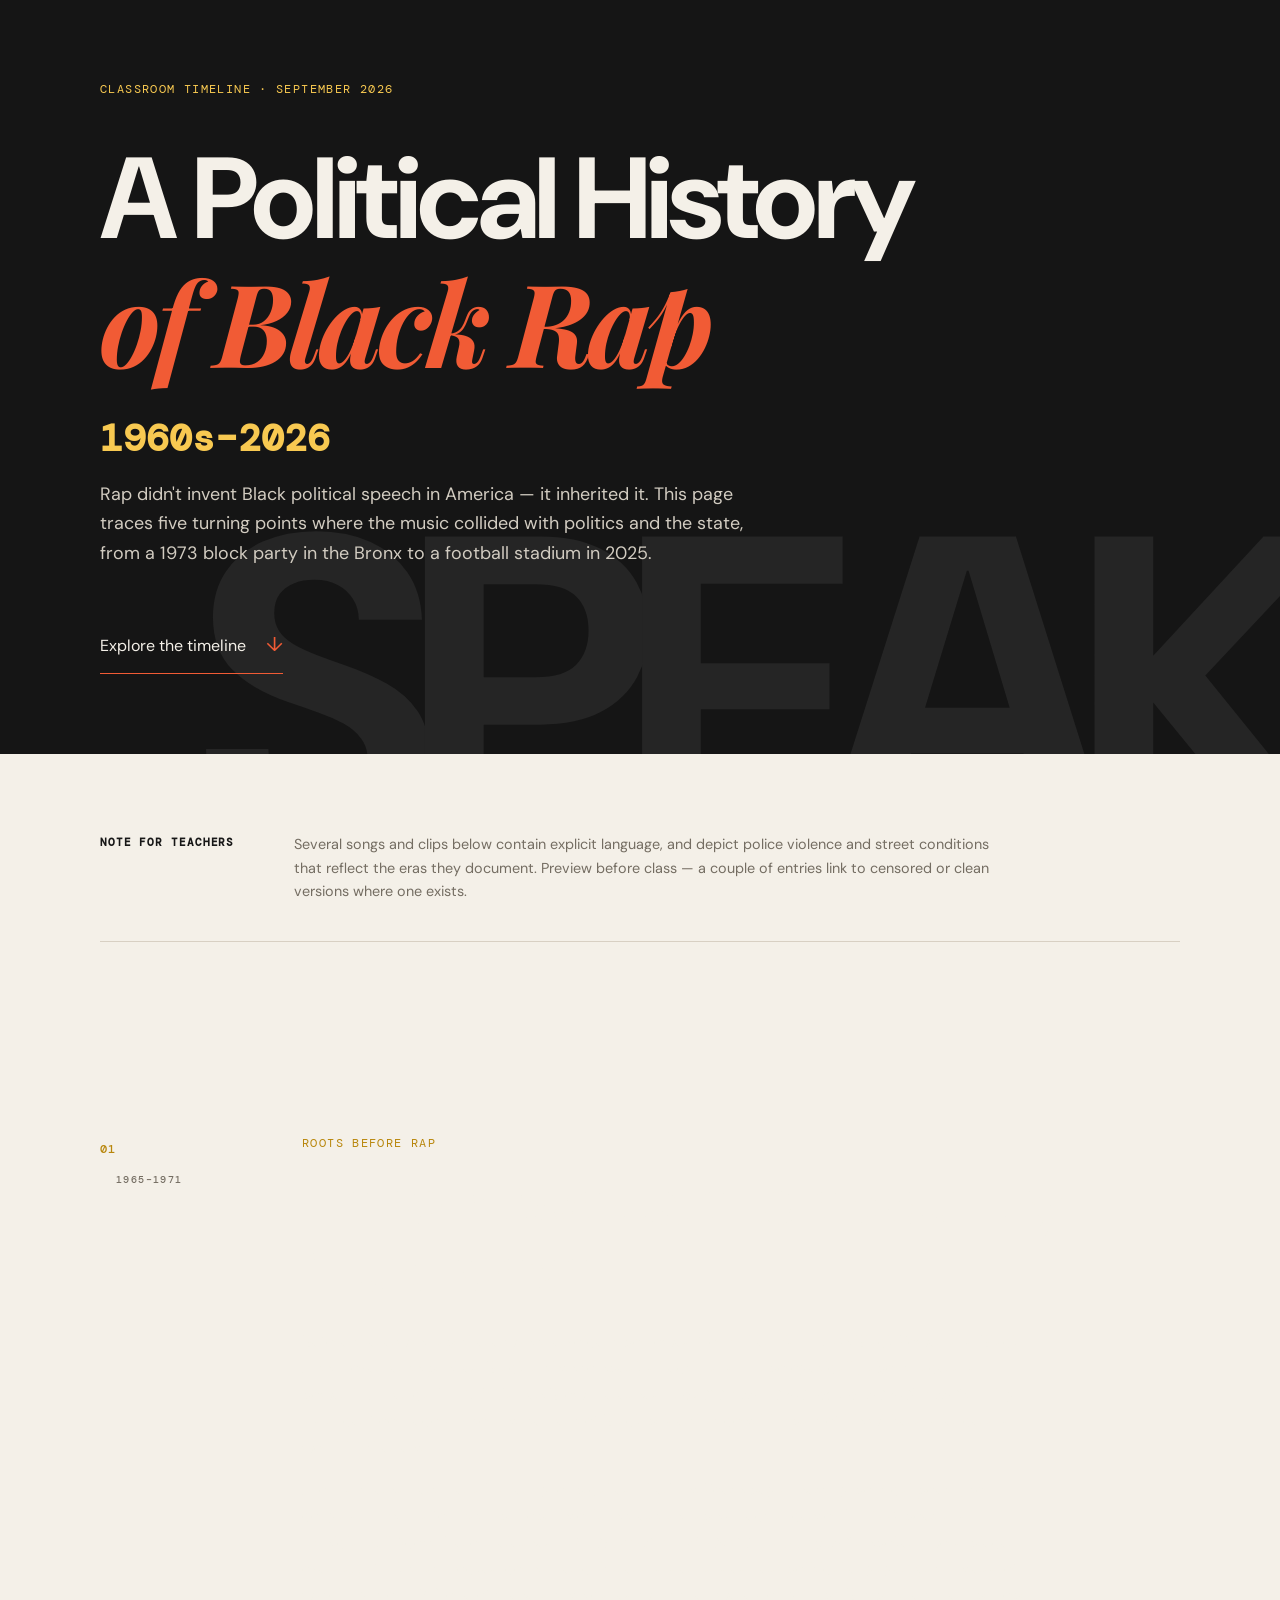
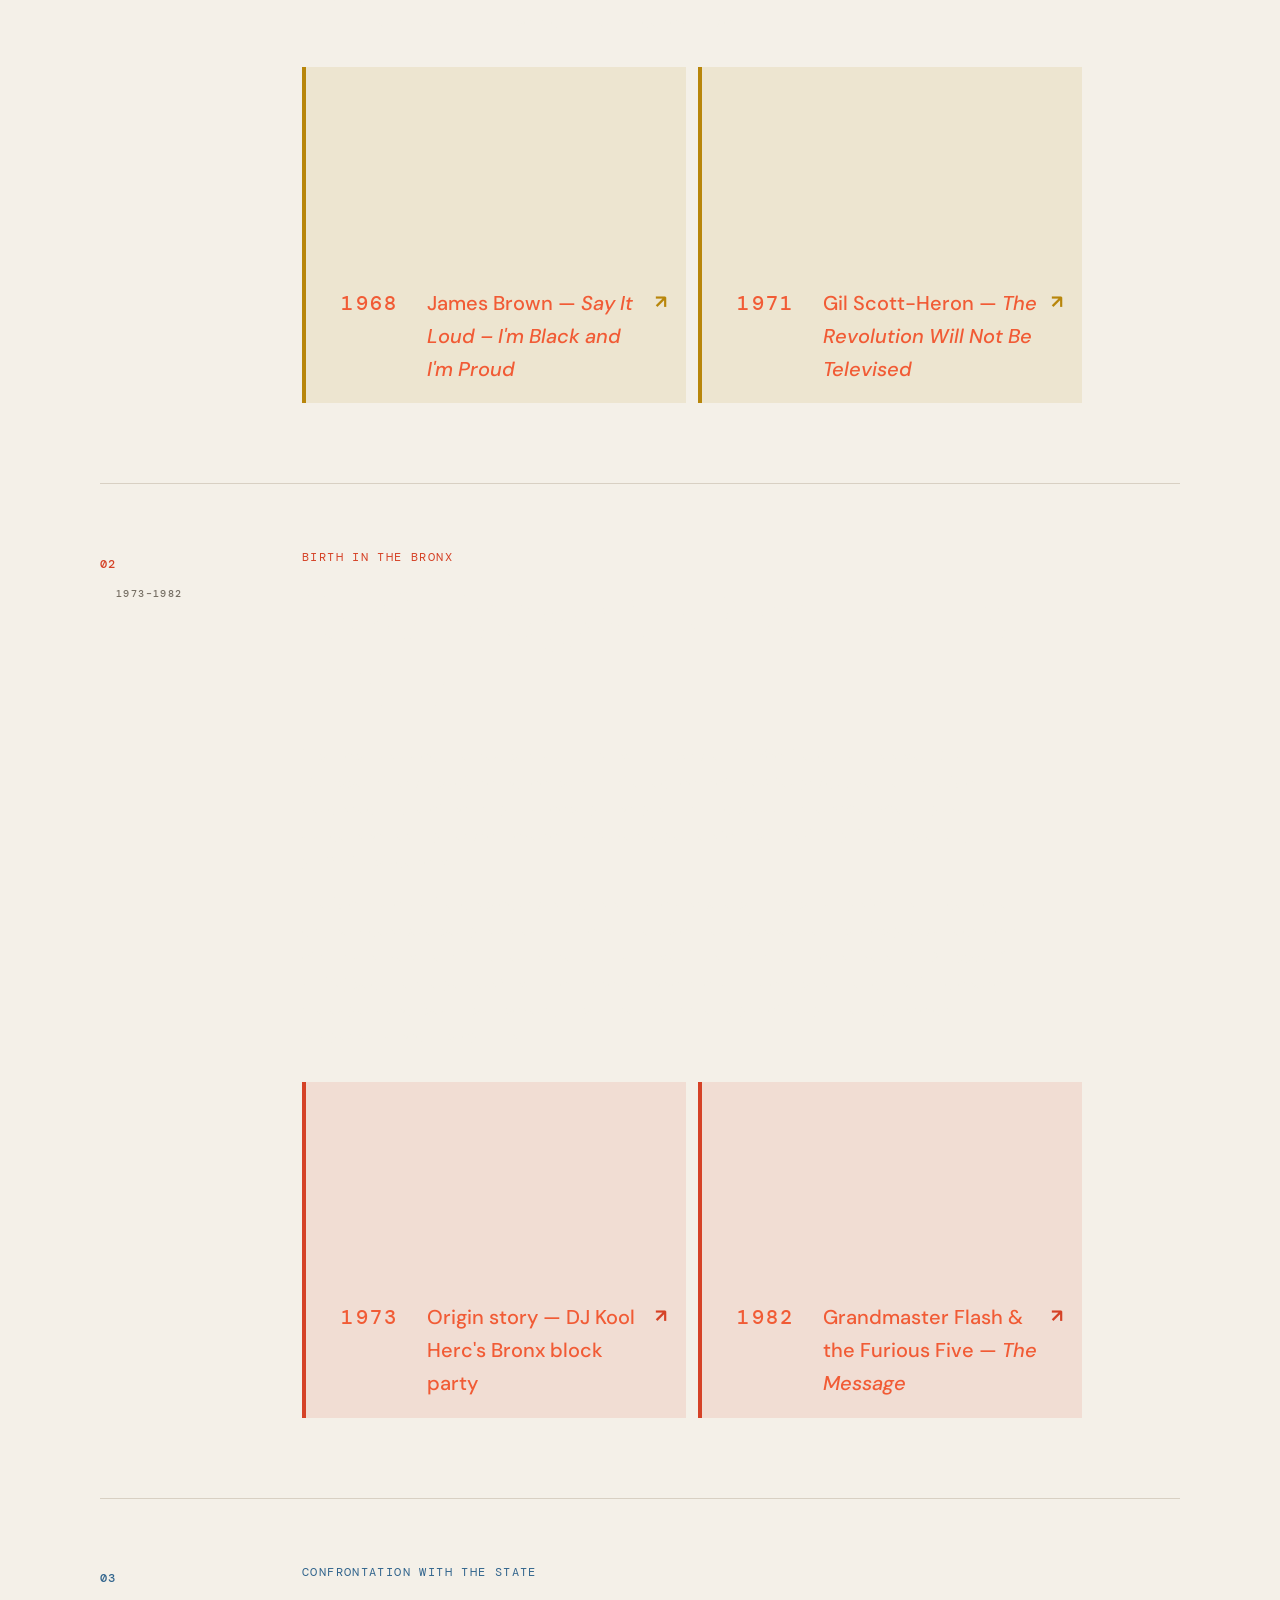
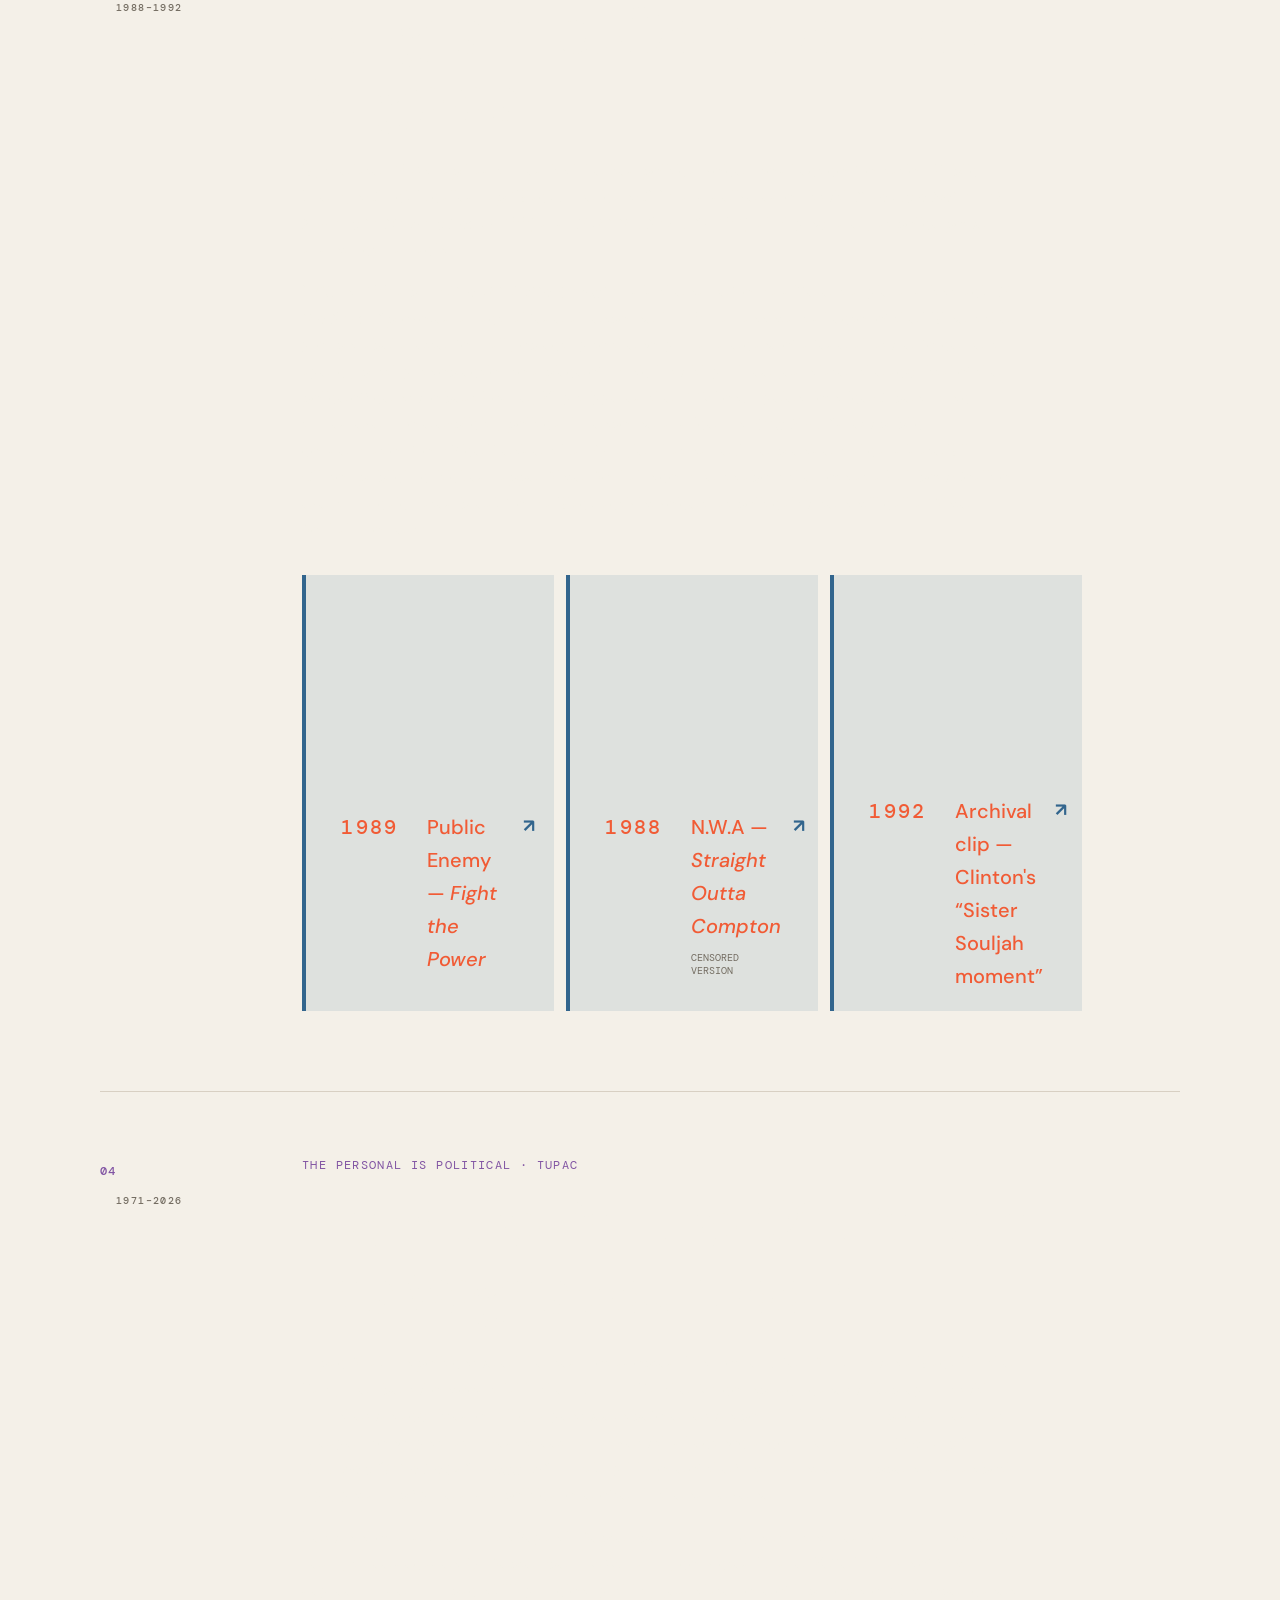
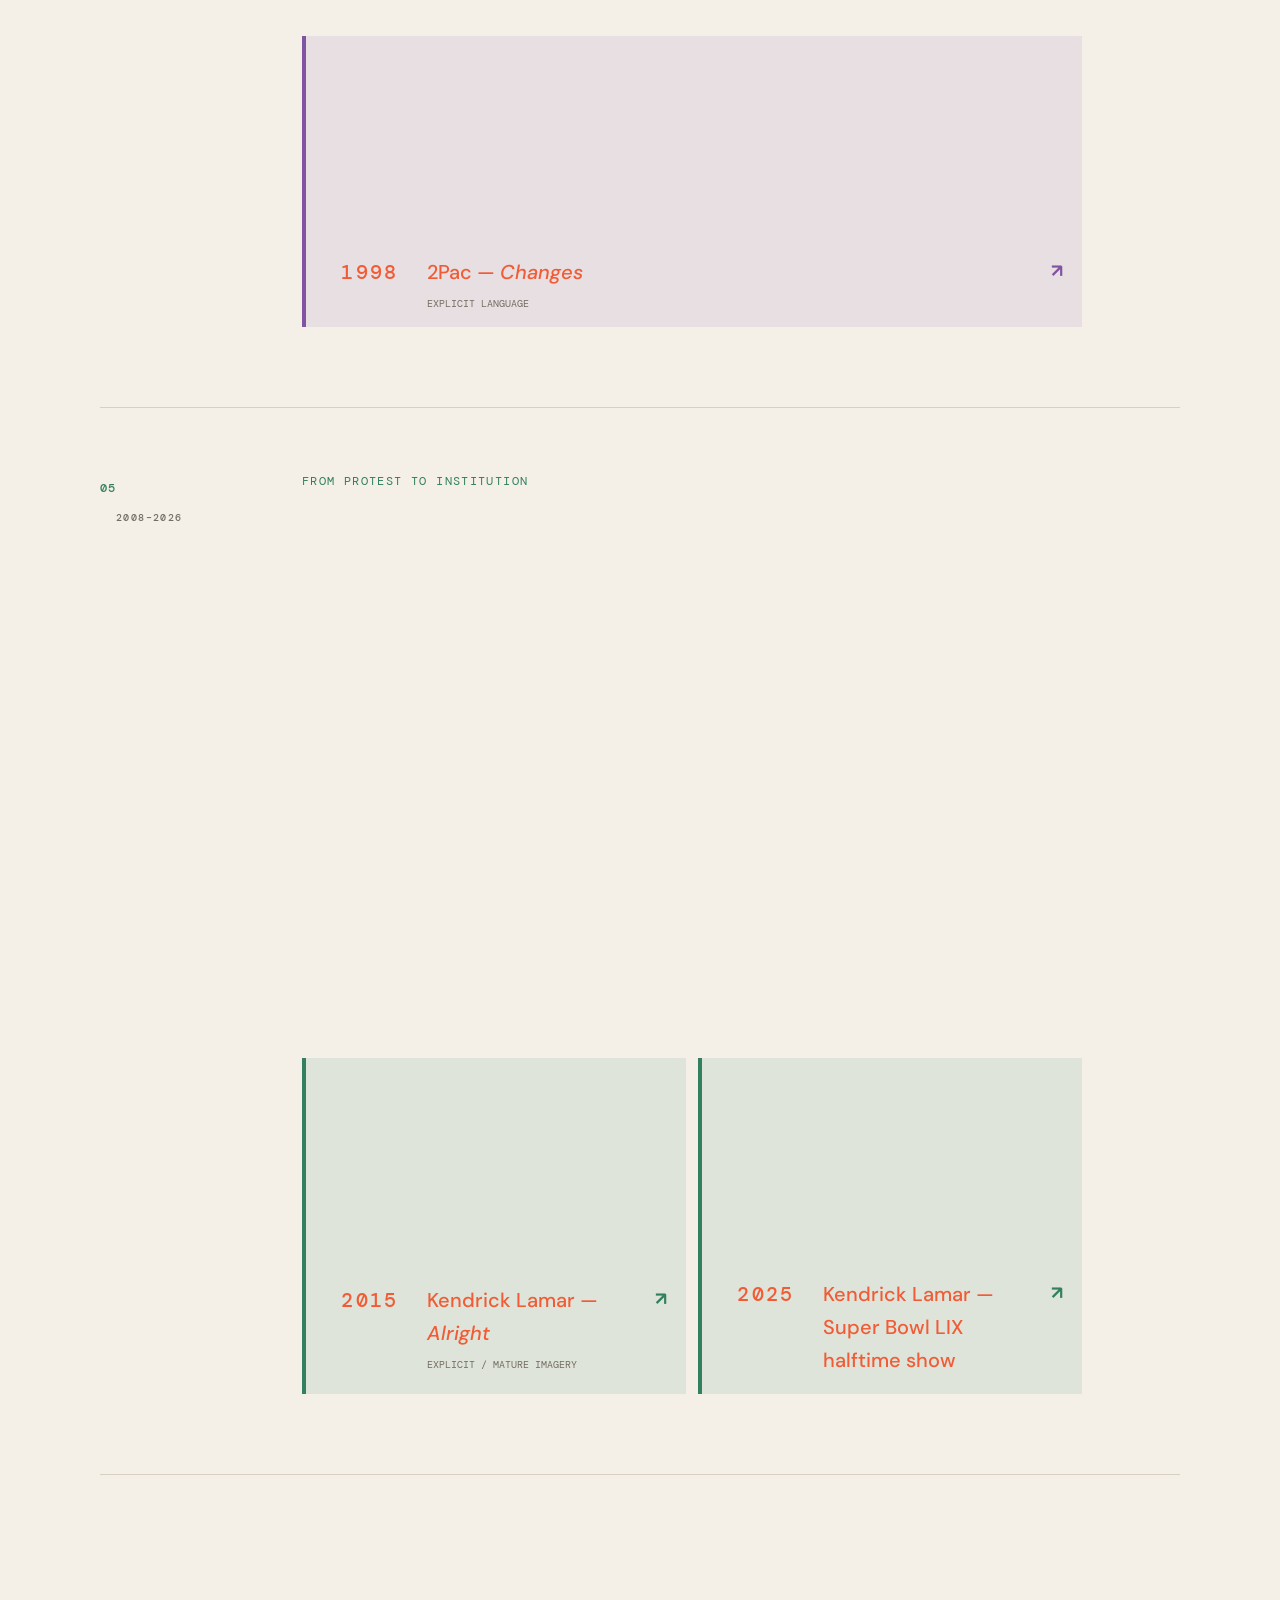
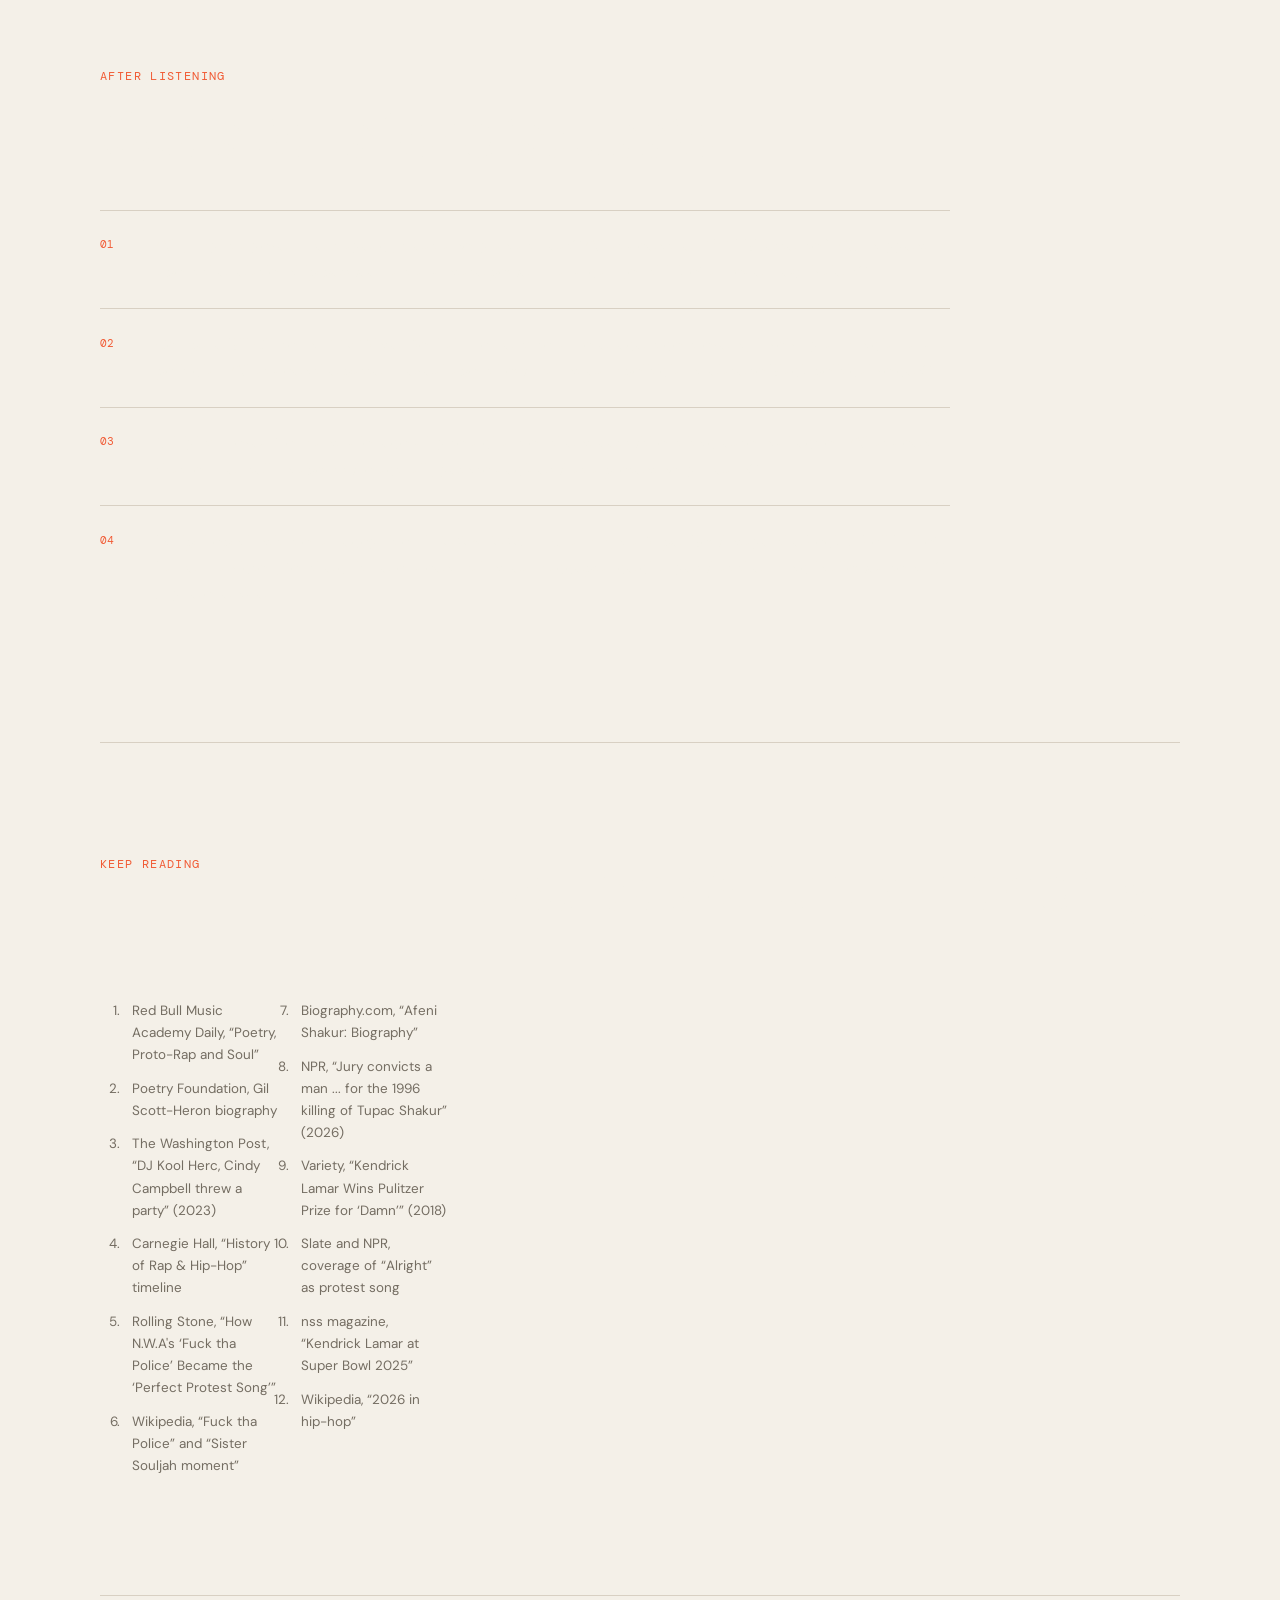
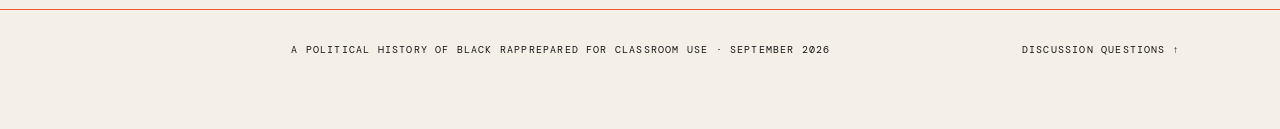
<file: index.html>
<!doctype html>
<html lang="en">
<head>
  <meta charset="utf-8">
  <meta name="viewport" content="width=device-width, initial-scale=1">
  <meta name="description" content="A classroom timeline tracing the political history of Black rap from 1960s Black Power to 2026.">
  <title>A Political History of Black Rap</title>
  <link rel="stylesheet" href="styles.css">
</head>
<body>
  <header class="hero" id="top">
    <div class="hero__inner">
      <p class="eyebrow">Classroom timeline · September 2026</p>
      <h1>A Political History<br><em>of Black Rap</em></h1>
      <p class="dek">1960s–2026</p>
      <p class="intro">Rap didn't invent Black political speech in America — it inherited it. This page traces five turning points where the music collided with politics and the state, from a 1973 block party in the Bronx to a football stadium in 2025.</p>
      <a class="scroll-link" href="#timeline">Explore the timeline <span aria-hidden="true">↓</span></div>
    </div>
  </header>

  <main>
    <aside class="teacher-note" aria-label="Note for teachers">
      <strong>Note for teachers</strong>
      <p>Several songs and clips below contain explicit language, and depict police violence and street conditions that reflect the eras they document. Preview before class — a couple of entries link to censored or clean versions where one exists.</p>
    </aside>

    <section class="timeline" id="timeline" aria-label="Historical timeline">
      <article class="chapter chapter--gold">
        <div class="chapter__marker">01 <span>1965–1971</span></div>
        <div class="chapter__body">
          <p class="kicker">Roots before rap</p>
          <h2>Harlem, Watts, and a country in upheaval</h2>
          <p>Before there was rap, there was the voice it borrowed from. The mid-1960s Black Power and Black Arts movements pushed Black artists to speak directly and unapologetically about race and power in America. In 1968, James Brown released <i>“Say It Loud – I'm Black and I'm Proud,”</i> turning a dance-floor record into a statement of Black pride that cost him part of his white audience and won him the rest.</p>
          <p>Around the same time, a Harlem group called The Last Poets began setting political poetry to conga drums — a format hip-hop historians treat as rap's direct ancestor. In 1970, poet and musician Gil Scott-Heron released <i>“The Revolution Will Not Be Televised,”</i> a spoken-word piece over jazz-funk that mocked consumer culture and demanded real political engagement instead of watching it on TV. None of these artists called what they were doing “rap.” But by the time hip-hop had a name, it already had a political inheritance to draw on.</p>
          <div class="media-grid">
            <div class="media-card"><iframe src="https://www.youtube.com/embed?listType=search&amp;list=James Brown Say It Loud I%27m Black and I%27m Proud" title="YouTube: James Brown Say It Loud I%27m Black and I%27m Proud" loading="lazy" allowfullscreen></iframe>
              <span class="media-card__year">1968</span><span>James Brown — <i>Say It Loud – I'm Black and I'm Proud</i></span><b aria-hidden="true">↗</b>
            </div>
            <div class="media-card"><iframe src="https://www.youtube.com/embed?listType=search&amp;list=Gil Scott-Heron The Revolution Will Not Be Televised" title="YouTube: Gil Scott-Heron The Revolution Will Not Be Televised" loading="lazy" allowfullscreen></iframe>
              <span class="media-card__year">1971</span><span>Gil Scott-Heron — <i>The Revolution Will Not Be Televised</i></span><b aria-hidden="true">↗</b>
            </div>
          </div>
        </div>
      </article>

      <article class="chapter chapter--red">
        <div class="chapter__marker">02 <span>1973–1982</span></div>
        <div class="chapter__body">
          <p class="kicker">Birth in the Bronx</p>
          <h2>1520 Sedgwick Avenue, the Bronx</h2>
          <p>Hip-hop has a documented birthday: August 11, 1973, when DJ Kool Herc and his sister Cindy Campbell threw a back-to-school party in the rec room of 1520 Sedgwick Avenue in the Bronx. Herc's technique of isolating and looping a song's rhythmic break — the <strong>breakbeat</strong> — gave dancers something new to move to, and gave the genre's four pillars (DJing, MCing, breaking, and graffiti) a place to start.</p>
          <p>The Bronx around Herc's block was in crisis: landlords were burning buildings for insurance money, city services were being slashed, and youth unemployment was severe. Hip-hop grew directly out of that disinvestment. Nine years later, Grandmaster Flash and the Furious Five's <i>“The Message”</i> (1982) became the genre's first major hit to say so out loud — “don't push me, 'cause I'm close to the edge” described urban poverty in plain terms, at the height of Reagan-era cuts to city budgets and social programs.</p>
          <div class="media-grid">
            <div class="media-card"><iframe src="https://www.youtube.com/embed?listType=search&amp;list=DJ Kool Herc 1520 Sedgwick Avenue 1973" title="YouTube: DJ Kool Herc 1520 Sedgwick Avenue 1973" loading="lazy" allowfullscreen></iframe><span class="media-card__year">1973</span><span>Origin story — DJ Kool Herc's Bronx block party</span><b aria-hidden="true">↗</b></div>
            <div class="media-card"><iframe src="https://www.youtube.com/embed?listType=search&amp;list=Grandmaster Flash The Message 1982" title="YouTube: Grandmaster Flash The Message 1982" loading="lazy" allowfullscreen></iframe><span class="media-card__year">1982</span><span>Grandmaster Flash &amp; the Furious Five — <i>The Message</i></span><b aria-hidden="true">↗</b></div>
          </div>
        </div>
      </article>

      <article class="chapter chapter--blue">
        <div class="chapter__marker">03 <span>1988–1992</span></div>
        <div class="chapter__body">
          <p class="kicker">Confrontation with the state</p>
          <h2>Long Island, Compton, Los Angeles</h2>
          <p>By the late 1980s, rap had turned its inherited political voice into direct confrontation. Public Enemy's Chuck D called rap “Black America's CNN” and delivered on it with <i>It Takes a Nation of Millions to Hold Us Back</i> (1988) and <i>“Fight the Power”</i> (1989), aiming squarely at police power and structural racism.</p>
          <p>N.W.A's 1988 album <i>Straight Outta Compton</i> did the same from a different angle, and its track <i>“F— tha Police”</i> provoked an actual federal response: in 1989, an assistant director of the FBI sent the group's label a letter formally objecting to the song — a rare case of a federal law-enforcement agency putting its objection to a piece of music in writing. Three years later, the acquittal of the police officers who beat Rodney King triggered the 1992 Los Angeles riots; Ice Cube's music turned even more explicitly political in response, and Ice-T's <i>“Cop Killer”</i> drew public condemnation from Vice President Dan Quayle. That same June, presidential candidate Bill Clinton publicly criticized rapper Sister Souljah's comments about the riots at a Rainbow Coalition event — a calculated break from a Black activist voice that political writers still call a “Sister Souljah moment.”</p>
          <div class="media-grid">
            <div class="media-card"><iframe src="https://www.youtube.com/embed?listType=search&amp;list=Public Enemy Fight the Power 1989" title="YouTube: Public Enemy Fight the Power 1989" loading="lazy" allowfullscreen></iframe><span class="media-card__year">1989</span><span>Public Enemy — <i>Fight the Power</i></span><b aria-hidden="true">↗</b></div>
            <div class="media-card"><iframe src="https://www.youtube.com/embed?listType=search&amp;list=NWA Straight Outta Compton clean version" title="YouTube: NWA Straight Outta Compton clean version" loading="lazy" allowfullscreen></iframe><span class="media-card__year">1988</span><span>N.W.A — <i>Straight Outta Compton</i> <small>censored version</small></span><b aria-hidden="true">↗</b></div>
            <div class="media-card"><iframe src="https://www.youtube.com/embed?listType=search&amp;list=Clinton Sister Souljah moment June 13 1992" title="YouTube: Clinton Sister Souljah moment June 13 1992" loading="lazy" allowfullscreen></iframe><span class="media-card__year">1992</span><span>Archival clip — Clinton's “Sister Souljah moment”</span><b aria-hidden="true">↗</b></div>
          </div>
        </div>
      </article>

      <article class="chapter chapter--violet">
        <div class="chapter__marker">04 <span>1971–2026</span></div>
        <div class="chapter__body">
          <p class="kicker">The personal is political · Tupac</p>
          <h2>From the Panther 21 trial to a Las Vegas courtroom</h2>
          <p>Tupac Shakur's politics were inherited, not adopted. His mother, Afeni Shakur, was a Black Panther Party member who stood trial in the 1969–71 “Panther 21” conspiracy case while pregnant with him; she was acquitted on all charges weeks before he was born in June 1971. Tupac carried that lineage into songs that mixed street narrative with direct social commentary — <i>“Changes,” “Brenda's Got a Baby,” “Trapped”</i> — making him one of the first mainstream rappers read as both a gangsta-rap figure and a political one, often in the same verse.</p>
          <p>He was shot and killed in Las Vegas in September 1996, in a case that stayed formally unsolved for nearly three decades. On September 1, 2026, a jury convicted Duane “Keffe D” Davis of first-degree murder in Tupac's killing — closing, thirty years later, one of hip-hop's longest-open cases.</p>
          <div class="media-grid">
            <div class="media-card"><iframe src="https://www.youtube.com/embed?listType=search&amp;list=2Pac Changes 1998 official" title="YouTube: 2Pac Changes 1998 official" loading="lazy" allowfullscreen></iframe><span class="media-card__year">1998</span><span>2Pac — <i>Changes</i> <small>explicit language</small></span><b aria-hidden="true">↗</b></div>
          </div>
        </div>
      </article>

      <article class="chapter chapter--green">
        <div class="chapter__marker">05 <span>2008–2026</span></div>
        <div class="chapter__body">
          <p class="kicker">From protest to institution</p>
          <h2>The campaign trail to the Super Bowl</h2>
          <p>By the 2000s, rap had moved from being investigated by the government to being courted by it. Barack Obama's 2008 campaign openly embraced hip-hop culture — a symbolic long way from the FBI's 1989 letter. A decade later, Kendrick Lamar's <i>DAMN.</i> won the 2018 Pulitzer Prize for Music, the first time the prize went to a work that wasn't classical or jazz — a landmark acknowledgment of rap as serious art.</p>
          <p>In between, his 2015 song <i>“Alright”</i> was adopted, unscripted, by Black Lives Matter protesters as a literal street chant after the deaths of Michael Brown and others — a rare case of a studio recording becoming a protest song by public demand rather than design. That arc reached its most visible point yet at the 2025 Super Bowl, where Lamar's halftime show delivered an overtly political performance to the largest audience in halftime-show history. By 2026, hip-hop was being formally folded into American institutional memory: more Grammy wins for Lamar, street co-namings for Nipsey Hussle and DMX, and Wu-Tang Clan's induction into the Rock &amp; Roll Hall of Fame.</p>
          <div class="media-grid">
            <div class="media-card"><iframe src="https://www.youtube.com/embed?listType=search&amp;list=Kendrick Lamar Alright 2015 official" title="YouTube: Kendrick Lamar Alright 2015 official" loading="lazy" allowfullscreen></iframe><span class="media-card__year">2015</span><span>Kendrick Lamar — <i>Alright</i> <small>explicit / mature imagery</small></span><b aria-hidden="true">↗</b></div>
            <div class="media-card"><iframe src="https://www.youtube.com/embed?listType=search&amp;list=Kendrick Lamar Super Bowl LIX halftime show 2025" title="YouTube: Kendrick Lamar Super Bowl LIX halftime show 2025" loading="lazy" allowfullscreen></iframe><span class="media-card__year">2025</span><span>Kendrick Lamar — Super Bowl LIX halftime show</span><b aria-hidden="true">↗</b></div>
          </div>
        </div>
      </article>
    </section>

    <section class="discussion" id="discussion">
      <p class="kicker">After listening</p>
      <h2>Questions for discussion</h2>
      <ol>
        <li>Why might a government agency treat a song as a threat? What does the 1989 FBI letter to N.W.A suggest about the relationship between art and state power — and can you think of a modern equivalent?</li>
        <li>Compare Bill Clinton's 1992 “Sister Souljah moment” to a more recent controversy involving a musician and a politician. What does the pattern reveal about how mainstream politicians relate to Black political voices?</li>
        <li>“Alright” moved from a studio recording to a chant on the street without its creator's direction. What does that journey tell us about who actually gets to decide what a protest song means?</li>
        <li>Is hip-hop's institutional recognition in 2025–2026 — Grammys, a Super Bowl stage, the Rock &amp; Roll Hall of Fame — a victory for the culture, or does mainstream acceptance change what the music is allowed to say? Argue one side.</li>
      </ol>
    </section>

    <section class="sources">
      <p class="kicker">Keep reading</p>
      <h2>Sources &amp; further reading</h2>
      <ol>
        <li>Red Bull Music Academy Daily, “Poetry, Proto-Rap and Soul”</li>
        <li>Poetry Foundation, Gil Scott-Heron biography</li>
        <li>The Washington Post, “DJ Kool Herc, Cindy Campbell threw a party” (2023)</li>
        <li>Carnegie Hall, “History of Rap &amp; Hip-Hop” timeline</li>
        <li>Rolling Stone, “How N.W.A's ‘Fuck tha Police’ Became the ‘Perfect Protest Song’”</li>
        <li>Wikipedia, “Fuck tha Police” and “Sister Souljah moment”</li>
        <li>Biography.com, “Afeni Shakur: Biography”</li>
        <li>NPR, “Jury convicts a man ... for the 1996 killing of Tupac Shakur” (2026)</li>
        <li>Variety, “Kendrick Lamar Wins Pulitzer Prize for ‘Damn’” (2018)</li>
        <li>Slate and NPR, coverage of “Alright” as protest song</li>
        <li>nss magazine, “Kendrick Lamar at Super Bowl 2025”</li>
        <li>Wikipedia, “2026 in hip-hop”</li>
      </ol>
    </section>
  </main>
  <footer><a href="#top">A political history of Black rap</div><span>Prepared for classroom use · September 2026</span><a href="#discussion">Discussion questions ↑</div></footer>
</body>
</html>
</file>
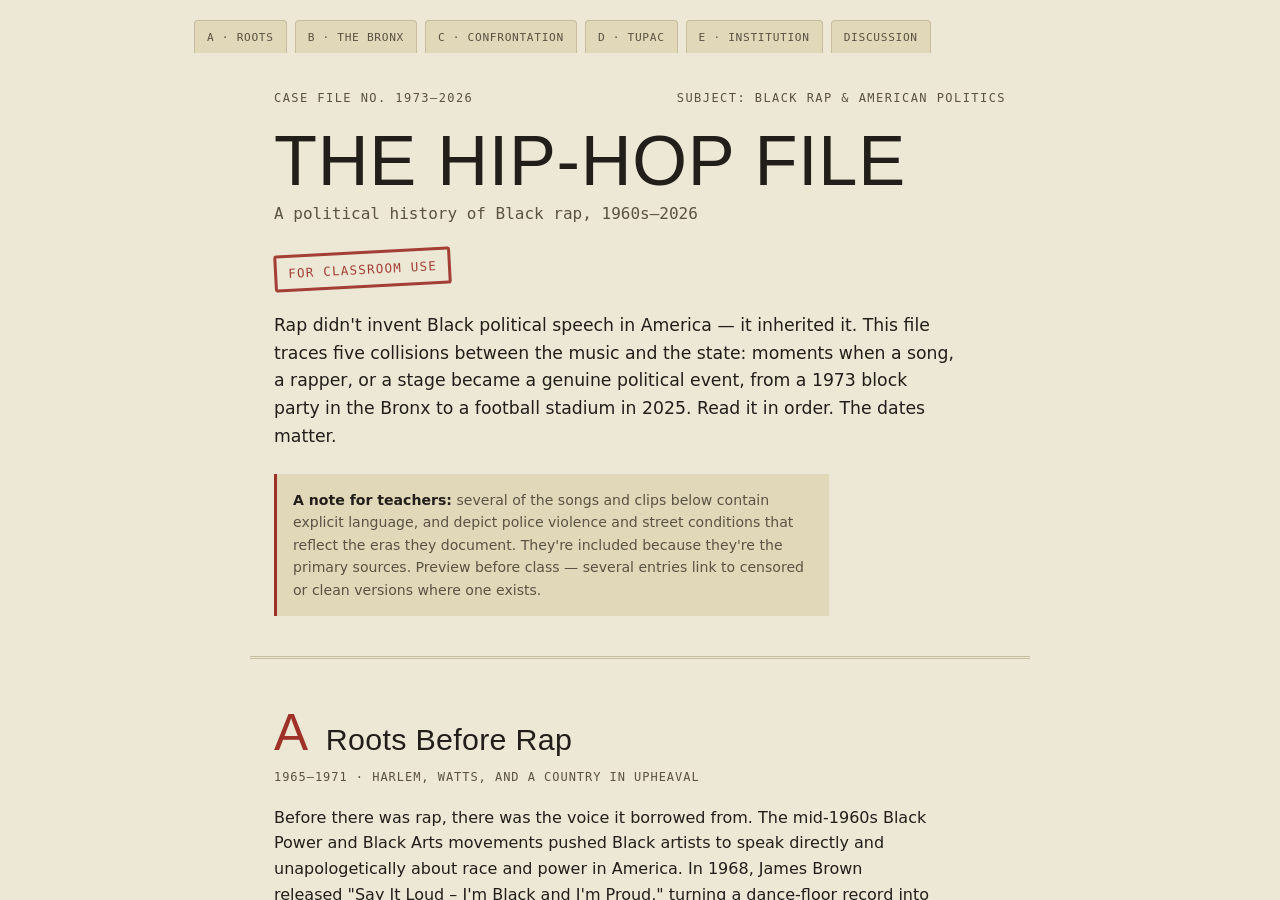
<file: The Hip-Hop File.html>
<!DOCTYPE html>
<html lang="en">
<head>
<meta charset="UTF-8">
<meta name="viewport" content="width=device-width, initial-scale=1">
<title>The Hip-Hop File</title>
<style>
  html, body { margin: 0; padding: 0; height: 100%; }
  iframe { display: block; width: 100%; height: 100vh; border: 0; }
</style>
</head>
<body>
<iframe src="./The Hip-Hop File_files/saved_resource.html" title="The Hip-Hop File" allowfullscreen></iframe>
</body>
</html>
</file>
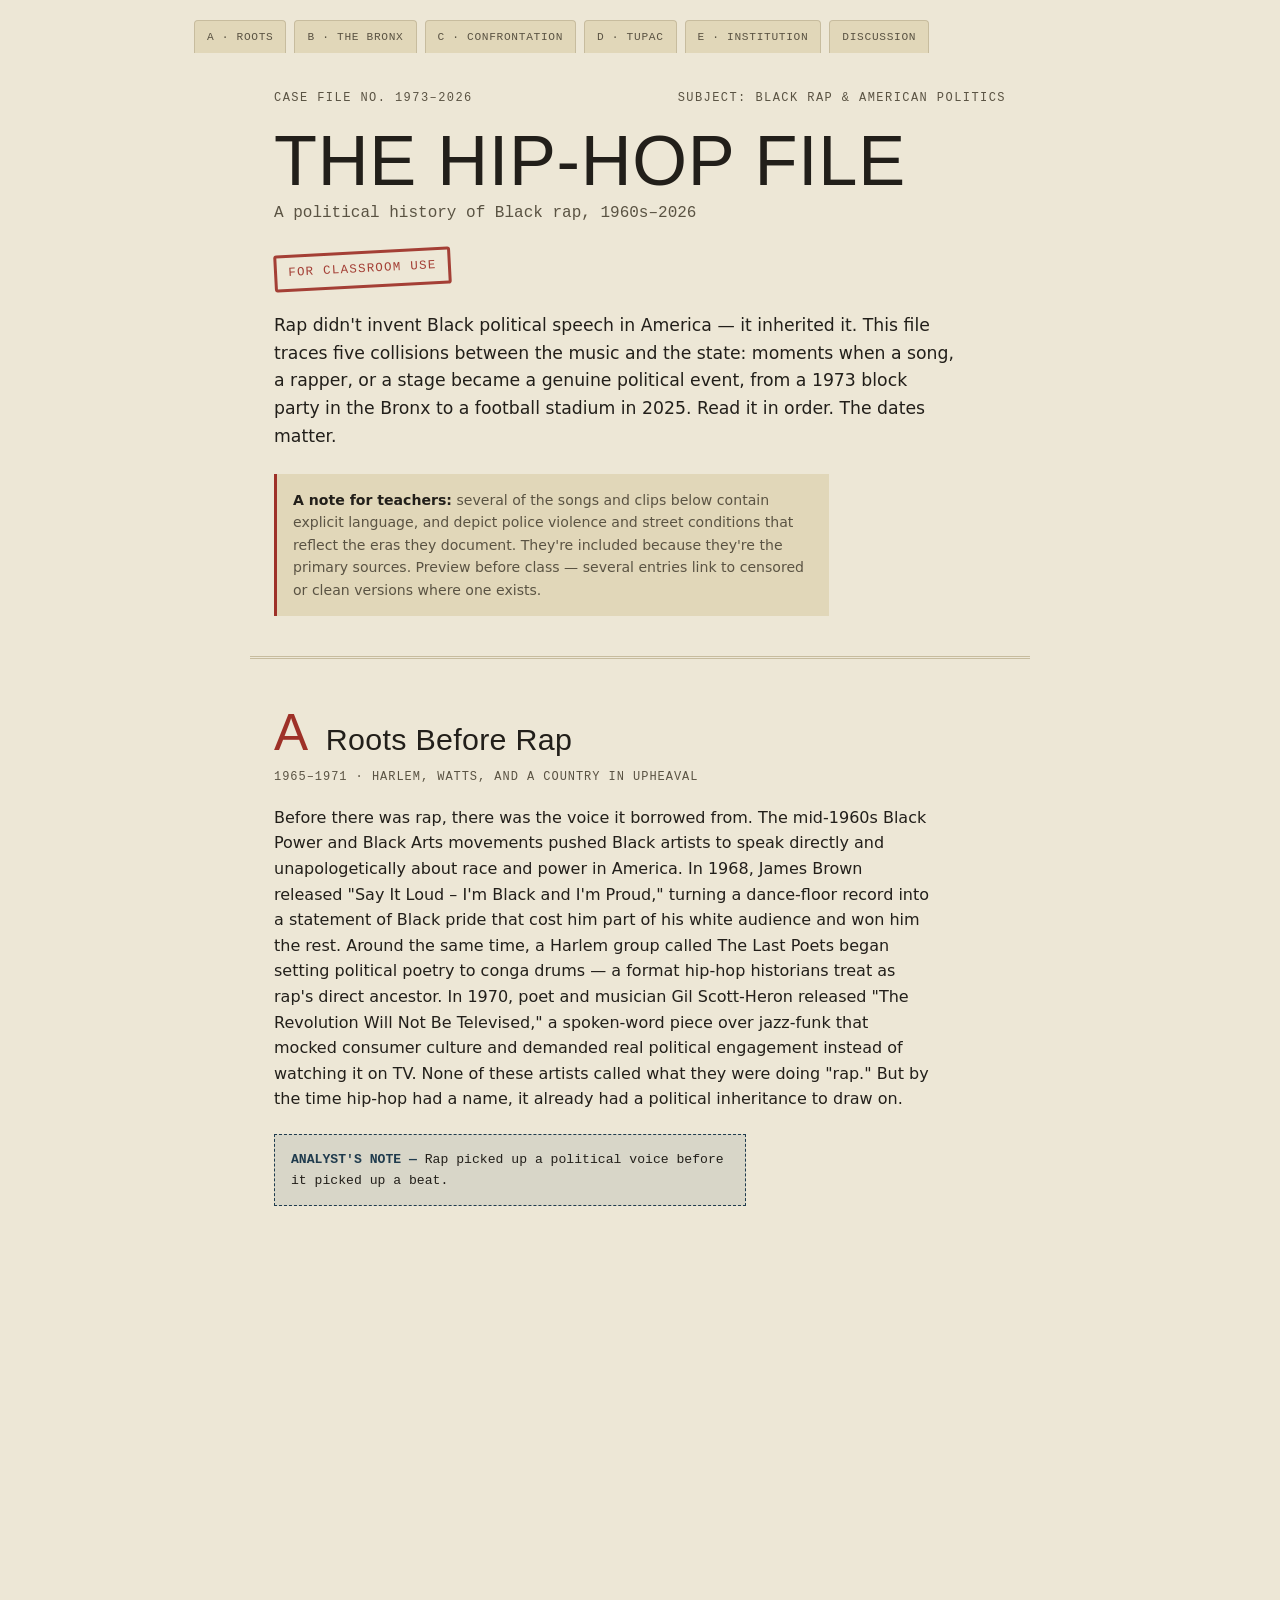
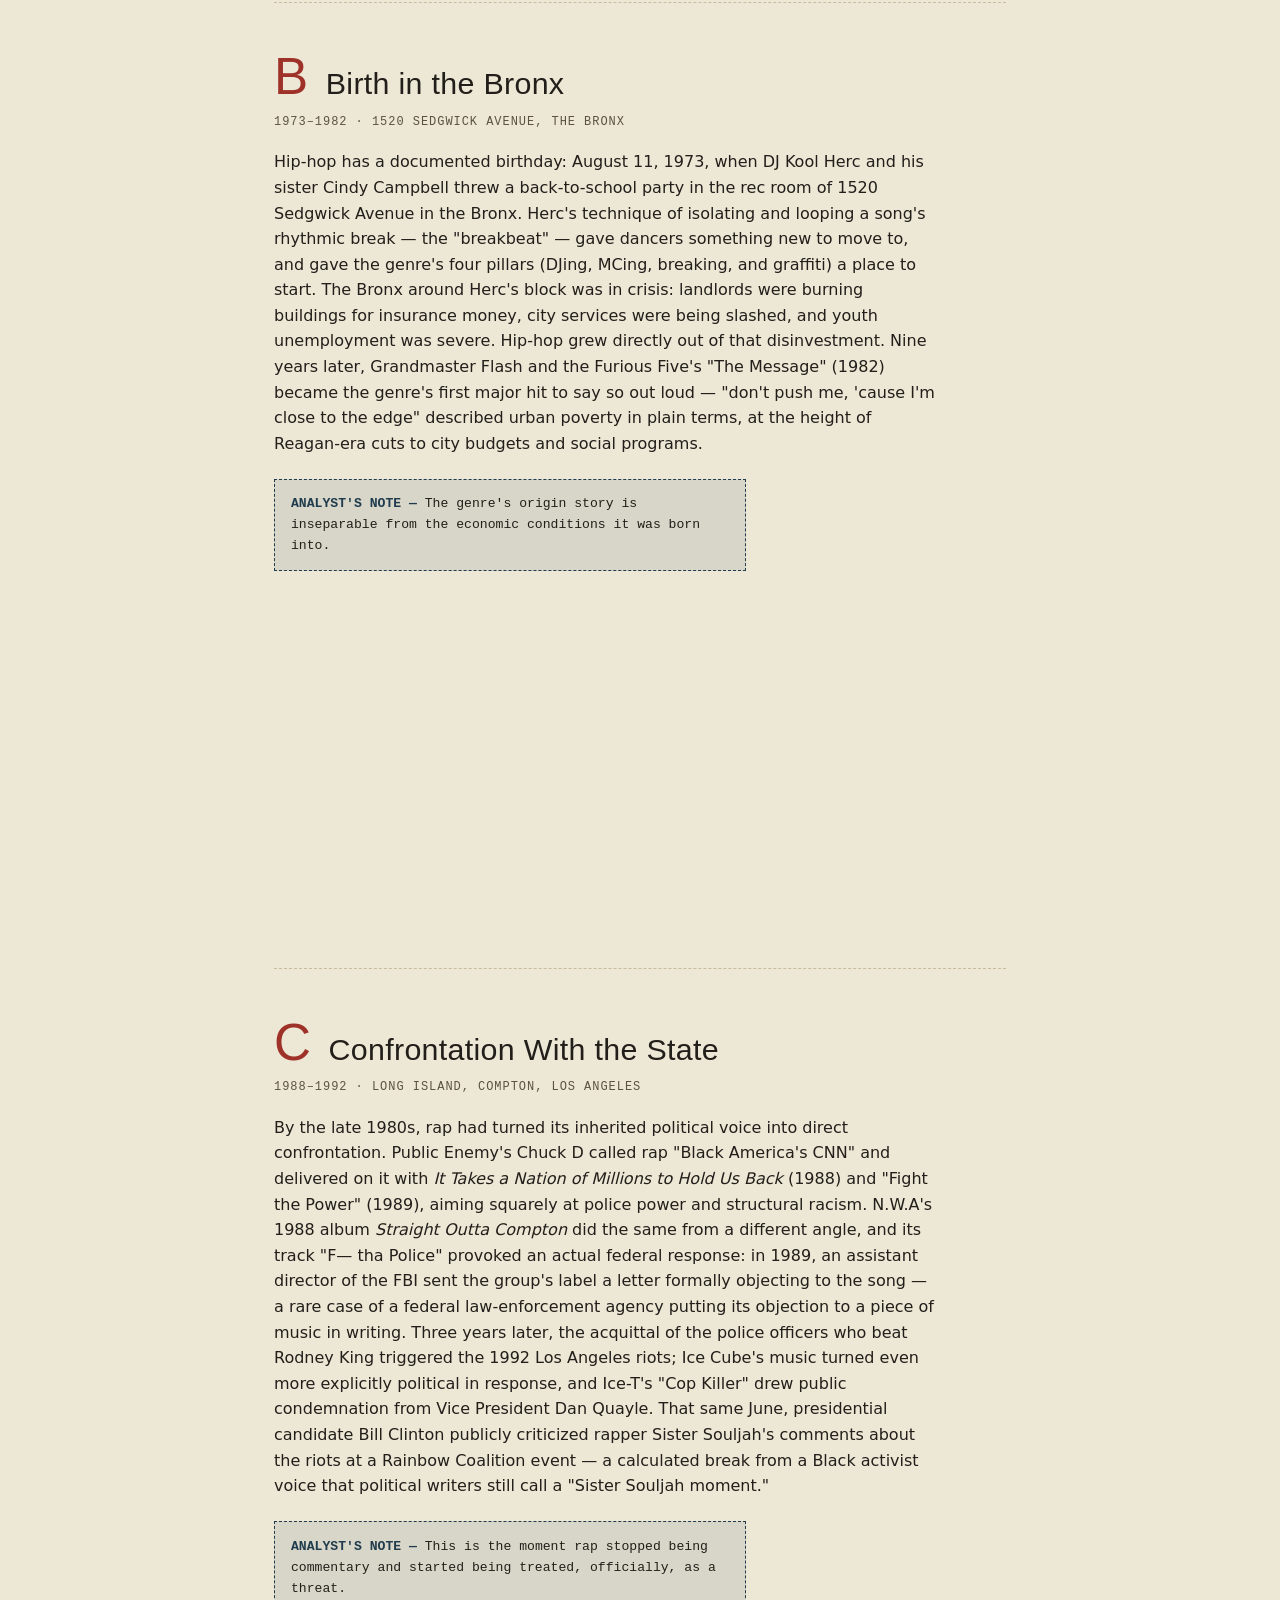
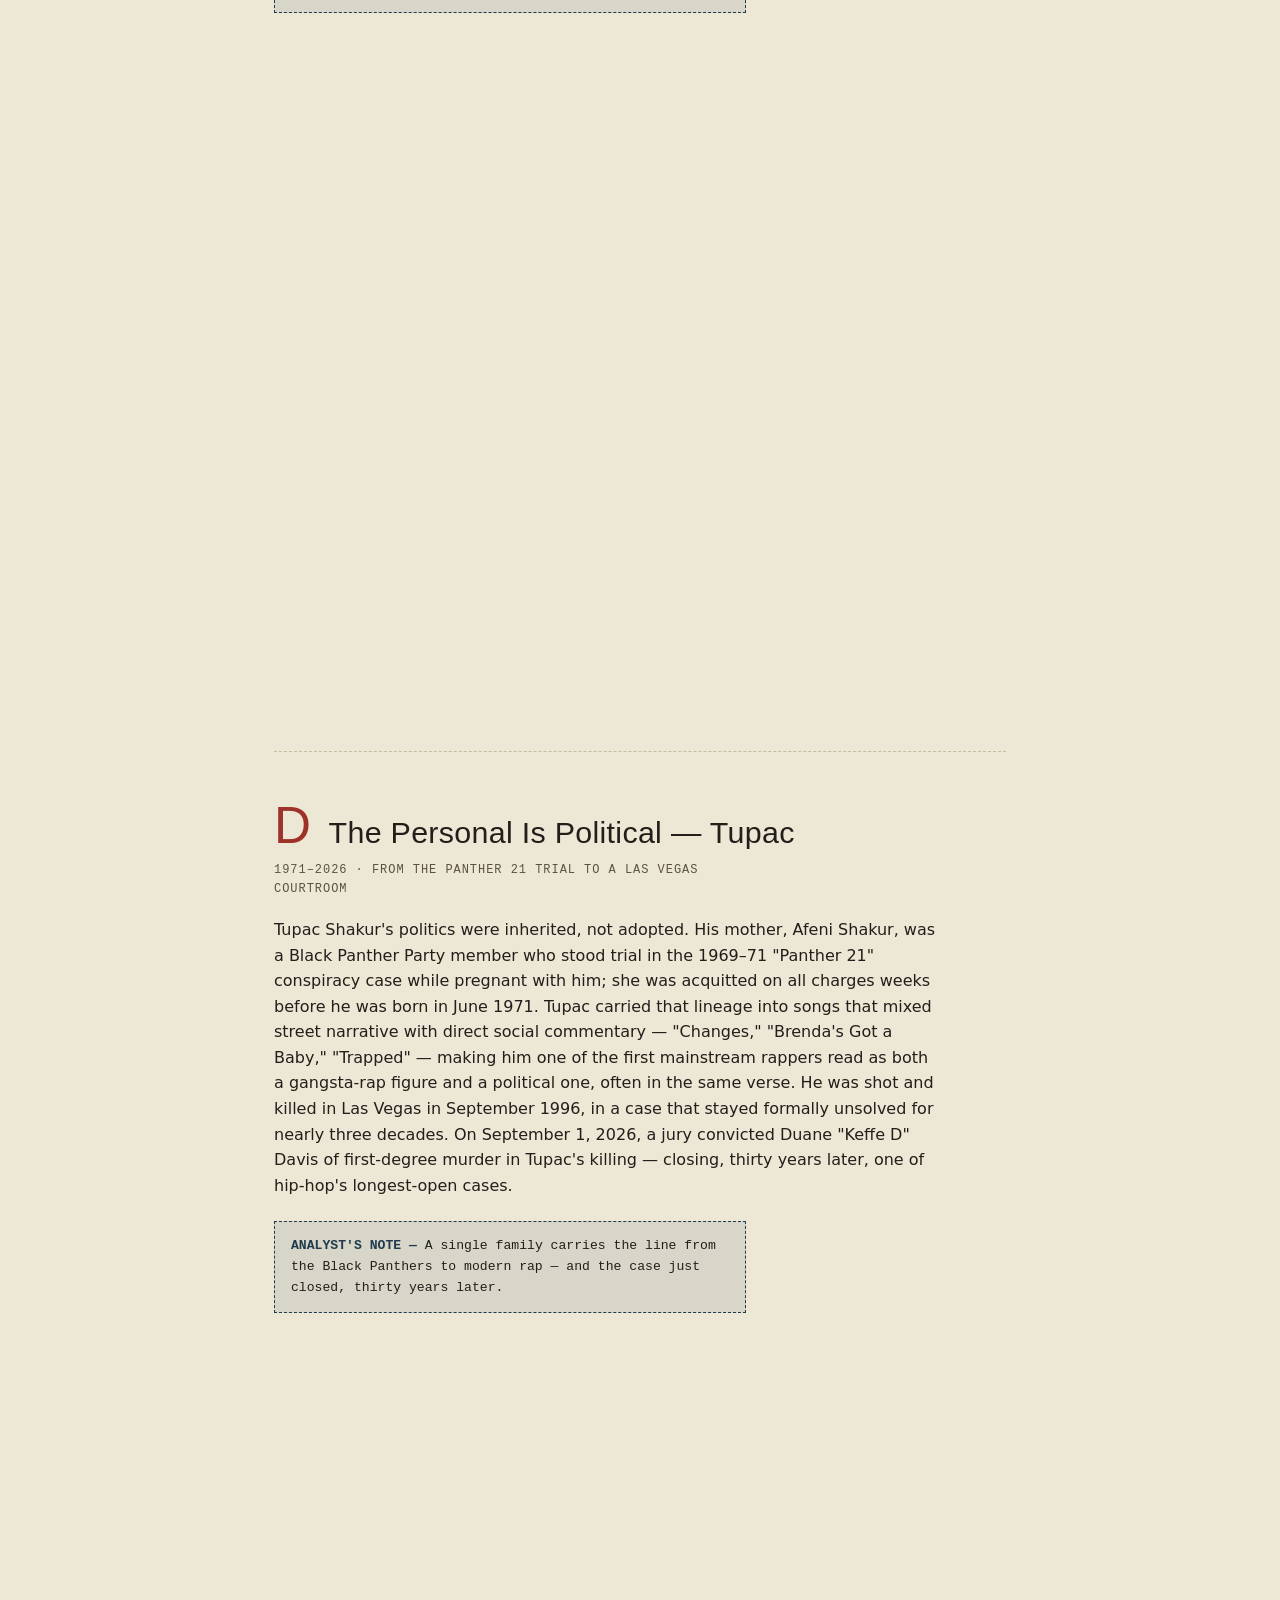
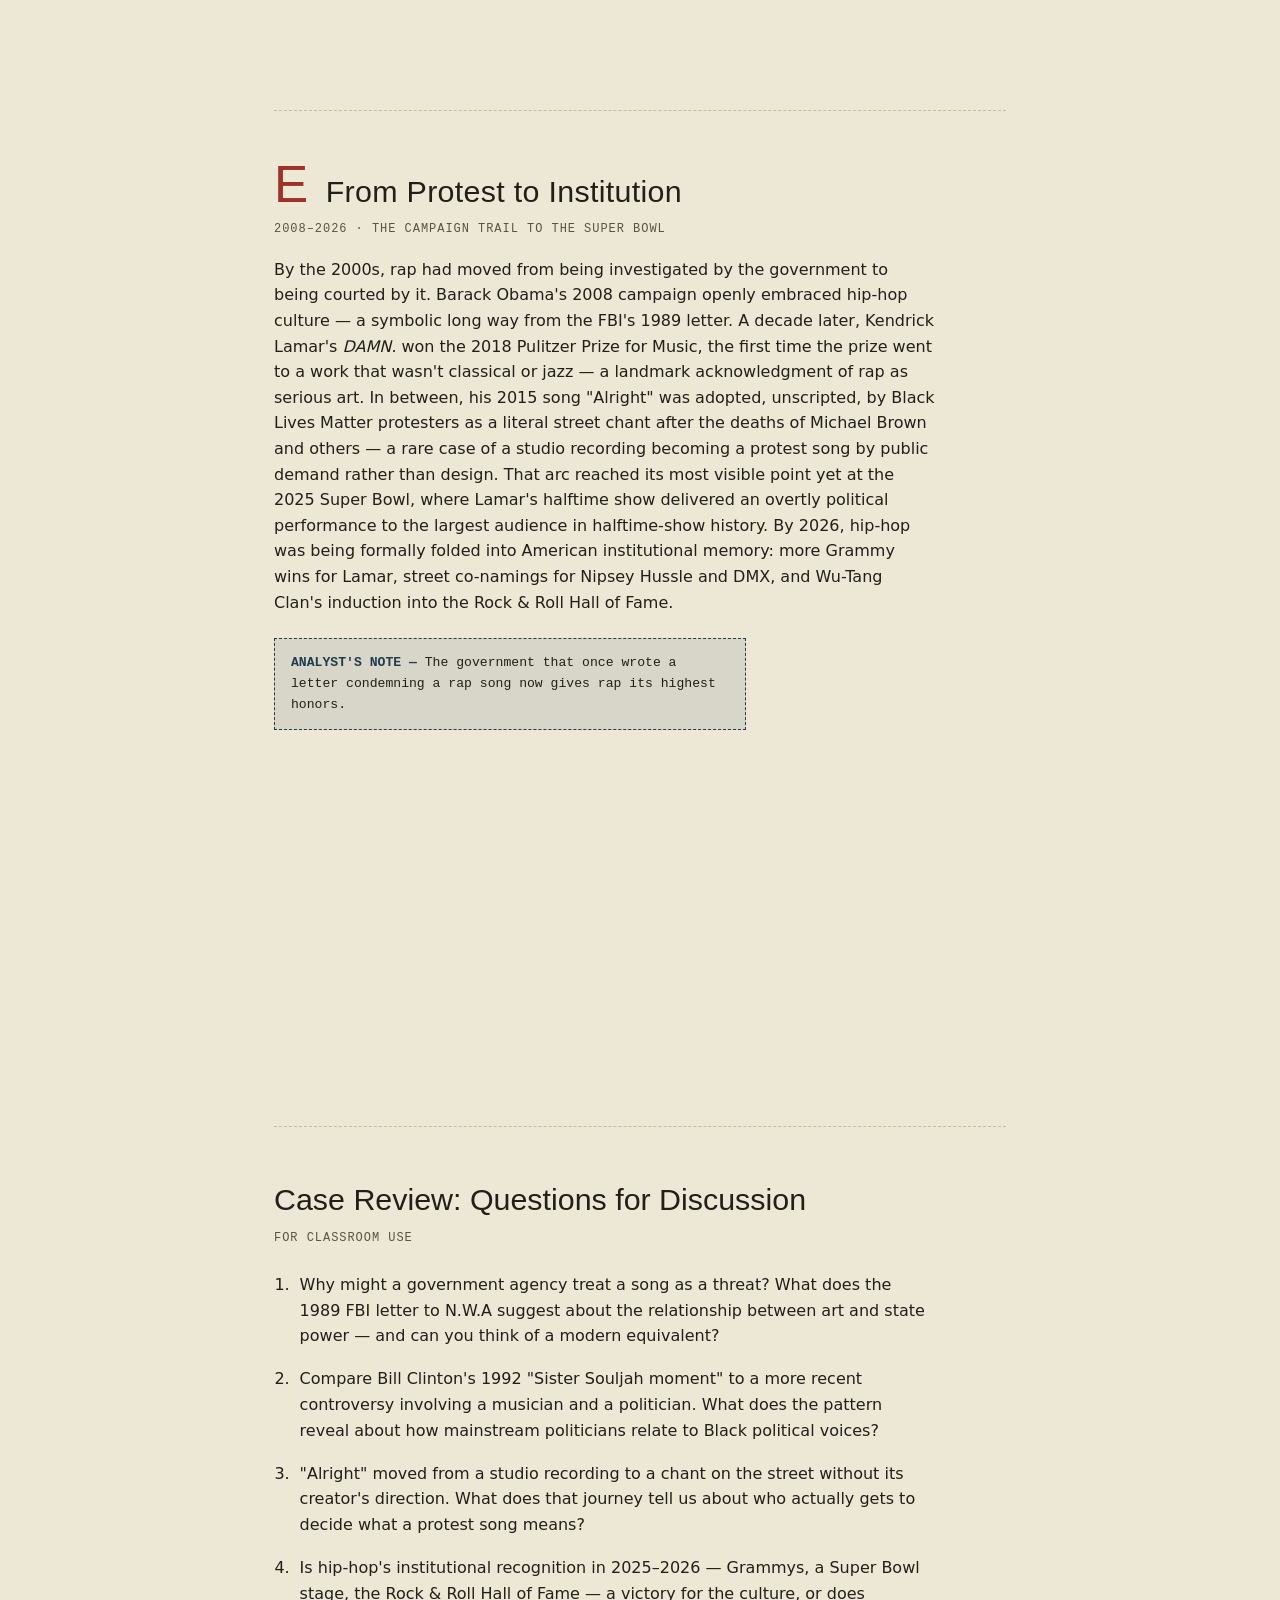
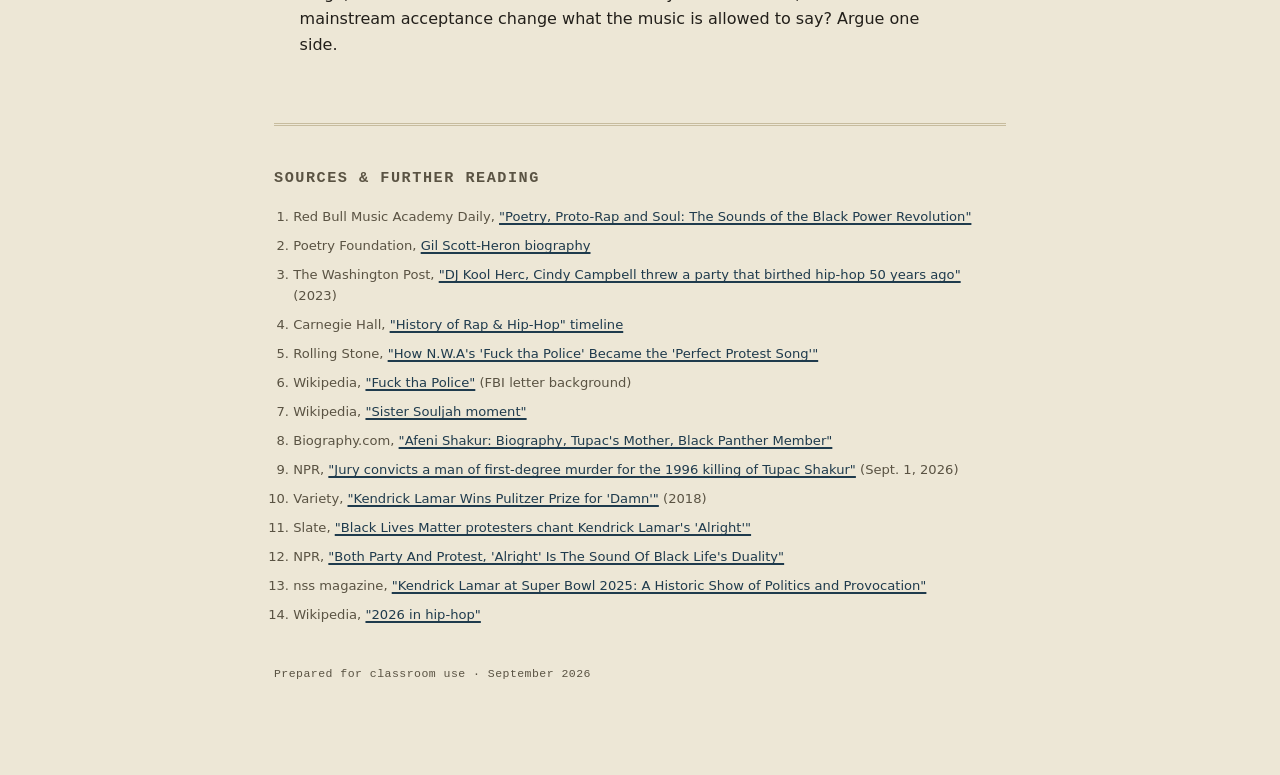
<file: The Hip-Hop File_files/saved_resource.html>
<!DOCTYPE html>
<html><head><meta http-equiv="Content-Type" content="text/html; charset=UTF-8"><meta name="viewport" content="width=device-width,initial-scale=1"></head><body>
<title>The Hip-Hop File</title>
<link rel="preconnect" href="https://fonts.googleapis.com/">
<link rel="preconnect" href="https://fonts.gstatic.com/" crossorigin="">
<link href="./css2" rel="stylesheet">
<style>
  :root{
    --paper: #EDE7D6;
    --paper-dim: #E1D7B9;
    --paper-line: #C7BC9E;
    --ink: #221F1A;
    --ink-soft: #5A5343;
    --stamp-red: #9E3128;
    --stamp-red-soft: #9E312822;
    --navy: #1F3B4D;
    --navy-soft: #1F3B4D1a;
    --tape: #D8CE9E;
    --shadow: rgba(30,26,15,0.22);
  }
  @media (prefers-color-scheme: dark){
    :root:not([data-theme="light"]){
      --paper: #17140F;
      --paper-dim: #221C13;
      --paper-line: #3A331F;
      --ink: #EDE6D2;
      --ink-soft: #B3A98C;
      --stamp-red: #D9695D;
      --stamp-red-soft: #D9695D26;
      --navy: #7FB0CE;
      --navy-soft: #7FB0CE22;
      --tape: #3A331F;
      --shadow: rgba(0,0,0,0.55);
    }
  }
  :root[data-theme="dark"]{
    --paper: #17140F;
    --paper-dim: #221C13;
    --paper-line: #3A331F;
    --ink: #EDE6D2;
    --ink-soft: #B3A98C;
    --stamp-red: #D9695D;
    --stamp-red-soft: #D9695D26;
    --navy: #7FB0CE;
    --navy-soft: #7FB0CE22;
    --tape: #3A331F;
    --shadow: rgba(0,0,0,0.55);
  }

  *{ box-sizing: border-box; }
  body{
    background: var(--paper);
    color: var(--ink);
    font-family: 'Public Sans', ui-sans-serif, system-ui, sans-serif;
    line-height: 1.6;
    margin: 0;
  }
  a{ color: var(--navy); text-decoration-thickness: 1.5px; text-underline-offset: 2px; }
  a:focus-visible, button:focus-visible, [tabindex]:focus-visible{
    outline: 2px solid var(--stamp-red);
    outline-offset: 3px;
  }

  .mono{ font-family: 'Special Elite', ui-monospace, monospace; }

  /* ---------- shell ---------- */
  .sheet{
    max-width: 780px;
    margin: 0 auto;
    padding: 0 1.5rem 5rem;
  }

  /* ---------- folder-tab nav ---------- */
  .tabs{
    max-width: 940px;
    margin: 0 auto;
    padding: 1.25rem 1.5rem 0;
    display: flex;
    flex-wrap: wrap;
    gap: .5rem;
    font-family: 'Special Elite', monospace;
  }
  .tabs a{
    background: var(--paper-dim);
    border: 1px solid var(--paper-line);
    border-bottom: none;
    color: var(--ink-soft);
    text-decoration: none;
    font-size: .7rem;
    letter-spacing: .06em;
    text-transform: uppercase;
    padding: .5rem .75rem .4rem;
    border-radius: 4px 4px 0 0;
    white-space: nowrap;
  }
  .tabs a:hover{ color: var(--stamp-red); border-color: var(--stamp-red); }

  /* ---------- header / cover sheet ---------- */
  .cover{
    max-width: 780px;
    margin: 0 auto;
    padding: 2.25rem 1.5rem 2.5rem;
    border-bottom: 3px double var(--paper-line);
  }
  .file-no{
    font-family: 'Special Elite', monospace;
    font-size: .75rem;
    letter-spacing: .12em;
    text-transform: uppercase;
    color: var(--ink-soft);
    display: flex;
    justify-content: space-between;
    flex-wrap: wrap;
    gap: .5rem;
    margin-bottom: 1.25rem;
  }
  h1.title{
    font-family: 'Anton', 'Arial Narrow', sans-serif;
    font-weight: 400;
    font-size: clamp(2.6rem, 9vw, 4.4rem);
    line-height: .92;
    letter-spacing: .01em;
    margin: 0 0 .5rem;
    text-wrap: balance;
  }
  .subtitle{
    font-family: 'Special Elite', monospace;
    font-size: 1rem;
    color: var(--ink-soft);
    margin: 0 0 1.5rem;
  }
  .stamp{
    display: inline-block;
    font-family: 'Special Elite', monospace;
    font-size: .78rem;
    letter-spacing: .1em;
    text-transform: uppercase;
    color: var(--stamp-red);
    border: 3px solid var(--stamp-red);
    padding: .35rem .7rem;
    transform: rotate(-3deg);
    border-radius: 3px;
    opacity: .92;
    margin-bottom: 1.5rem;
  }
  .lede{
    font-size: 1.08rem;
    max-width: 62ch;
    margin: 0 0 1.5rem;
  }
  .advisory{
    background: var(--paper-dim);
    border-left: 3px solid var(--stamp-red);
    padding: .9rem 1rem;
    font-size: .88rem;
    color: var(--ink-soft);
    max-width: 62ch;
  }
  .advisory strong{ color: var(--ink); }

  /* ---------- exhibits ---------- */
  .exhibit{
    padding: 3rem 0;
    border-bottom: 1px dashed var(--paper-line);
  }
  .exhibit:last-of-type{ border-bottom: none; }

  .exhibit-tag{
    display: flex;
    align-items: baseline;
    gap: 1.1rem;
    flex-wrap: wrap;
    margin-bottom: .3rem;
  }
  .exhibit-letter{
    font-family: 'Anton', sans-serif;
    font-size: 3.2rem;
    line-height: 1;
    color: var(--stamp-red);
  }
  .exhibit-headline{
    font-family: 'Anton', sans-serif;
    font-weight: 400;
    font-size: 1.9rem;
    letter-spacing: .01em;
    text-wrap: balance;
  }
  .exhibit-meta{
    font-family: 'Special Elite', monospace;
    font-size: .75rem;
    text-transform: uppercase;
    letter-spacing: .08em;
    color: var(--ink-soft);
    margin: 0 0 1.4rem;
  }
  .exhibit p{ max-width: 65ch; margin: 0 0 1.1rem; }

  .analyst-note{
    background: var(--navy-soft);
    border: 1px dashed var(--navy);
    padding: .85rem 1rem;
    font-family: 'Special Elite', monospace;
    font-size: .82rem;
    color: var(--ink);
    max-width: 60ch;
    margin: 1.4rem 0;
  }
  .analyst-note::before{
    content: "ANALYST'S NOTE — ";
    color: var(--navy);
    font-weight: bold;
  }

  /* ---------- video clips ---------- */
  .clips{
    display: grid;
    grid-template-columns: repeat(auto-fit, minmax(240px, 1fr));
    gap: 1.6rem;
    margin: 1.6rem 0 .5rem;
  }
  .clip{
    background: var(--paper-dim);
    border: 1px solid var(--paper-line);
    padding: .7rem .7rem .85rem;
    box-shadow: 0 8px 18px var(--shadow);
    position: relative;
  }
  .clip.rot-a{ transform: rotate(-1.1deg); }
  .clip.rot-b{ transform: rotate(.9deg); }
  .clip::before{
    content: "";
    position: absolute;
    top: -10px;
    left: 50%;
    width: 56px;
    height: 20px;
    background: var(--tape);
    opacity: .8;
    transform: translateX(-50%) rotate(-2deg);
  }
  .clip-visual{
    position: relative;
    display: flex;
    align-items: center;
    justify-content: center;
    width: 100%;
    aspect-ratio: 16 / 9;
    background:
      repeating-linear-gradient(135deg, var(--paper-line) 0 1px, transparent 1px 14px),
      var(--paper);
    border: 1px solid var(--paper-line);
    overflow: hidden;
    text-decoration: none;
  }
  .clip-icon{
    width: 34%;
    max-width: 92px;
    color: var(--ink-soft);
  }
  .play-badge{
    position: absolute;
    right: 8px;
    bottom: 8px;
    display: flex;
    align-items: center;
    gap: .3rem;
    font-family: 'Special Elite', monospace;
    font-size: .62rem;
    letter-spacing: .06em;
    text-transform: uppercase;
    color: var(--stamp-red);
    background: var(--paper);
    border: 1.5px solid var(--stamp-red);
    border-radius: 999px;
    padding: .25rem .55rem .25rem .4rem;
    transform: rotate(-2deg);
  }
  .play-badge svg{ width: .6rem; height: .6rem; }
  .clip-visual:hover .play-badge{ background: var(--stamp-red); color: var(--paper); }
  .clip-visual:hover .clip-icon{ color: var(--stamp-red); }
  .clip-caption{
    font-family: 'Special Elite', monospace;
    font-size: .74rem;
    color: var(--ink-soft);
    margin-top: .55rem;
    line-height: 1.45;
  }
  .clip-caption b{ color: var(--ink); font-weight: normal; }
  .clip-watch{
    display: inline-block;
    margin-top: .3rem;
    font-family: 'Special Elite', monospace;
    font-size: .7rem;
    letter-spacing: .03em;
  }
  .content-flag{
    display: inline-block;
    font-family: 'Special Elite', monospace;
    font-size: .65rem;
    letter-spacing: .06em;
    text-transform: uppercase;
    color: var(--stamp-red);
    border: 1px solid var(--stamp-red);
    padding: .1rem .35rem;
    margin-top: .4rem;
  }

  /* ---------- discussion ---------- */
  .discussion{
    padding: 3rem 0;
  }
  .discussion h2{
    font-family: 'Anton', sans-serif;
    font-weight: 400;
    font-size: 1.9rem;
    margin: 0 0 .3rem;
  }
  .discussion .exhibit-meta{ margin-bottom: 1.5rem; }
  .discussion ol{
    padding-left: 1.3rem;
    max-width: 65ch;
  }
  .discussion li{
    margin-bottom: 1.1rem;
    padding-left: .3rem;
  }

  /* ---------- footer / sources ---------- */
  .sources{
    padding-top: 2.5rem;
    border-top: 3px double var(--paper-line);
  }
  .sources h2{
    font-family: 'Special Elite', monospace;
    font-size: .95rem;
    text-transform: uppercase;
    letter-spacing: .1em;
    color: var(--ink-soft);
    margin: 0 0 1rem;
  }
  .sources ol{
    font-size: .82rem;
    color: var(--ink-soft);
    padding-left: 1.2rem;
    columns: 1;
  }
  .sources li{ margin-bottom: .5rem; }
  .prepared{
    font-family: 'Special Elite', monospace;
    font-size: .72rem;
    color: var(--ink-soft);
    margin-top: 2rem;
    letter-spacing: .04em;
  }

  @media (prefers-reduced-motion: reduce){
    .clip.rot-a, .clip.rot-b{ transform: none; }
  }
</style>

<nav class="tabs" aria-label="Jump to exhibit">
  <a href="#exhibit-a">A · Roots</a>
  <a href="#exhibit-b">B · The Bronx</a>
  <a href="#exhibit-c">C · Confrontation</a>
  <a href="#exhibit-d">D · Tupac</a>
  <a href="#exhibit-e">E · Institution</a>
  <a href="#discussion">Discussion</a>
</nav>

<header class="cover">
  <div class="file-no">
    <span>Case File No. 1973–2026</span>
    <span>Subject: Black Rap &amp; American Politics</span>
  </div>
  <h1 class="title">THE HIP-HOP FILE</h1>
  <p class="subtitle">A political history of Black rap, 1960s–2026</p>
  <div class="stamp">For Classroom Use</div>
  <p class="lede">Rap didn't invent Black political speech in America — it inherited it. This file traces five collisions between the music and the state: moments when a song, a rapper, or a stage became a genuine political event, from a 1973 block party in the Bronx to a football stadium in 2025. Read it in order. The dates matter.</p>
  <div class="advisory">
    <strong>A note for teachers:</strong> several of the songs and clips below contain explicit language, and depict police violence and street conditions that reflect the eras they document. They're included because they're the primary sources. Preview before class — several entries link to censored or clean versions where one exists.
  </div>
</header>

<main class="sheet">

  <section class="exhibit" id="exhibit-a">
    <div class="exhibit-tag">
      <span class="exhibit-letter">A</span>
      <span class="exhibit-headline">Roots Before Rap</span>
    </div>
    <p class="exhibit-meta">1965–1971 · Harlem, Watts, and a country in upheaval</p>

    <p>Before there was rap, there was the voice it borrowed from. The mid-1960s Black Power and Black Arts movements pushed Black artists to speak directly and unapologetically about race and power in America. In 1968, James Brown released "Say It Loud – I'm Black and I'm Proud," turning a dance-floor record into a statement of Black pride that cost him part of his white audience and won him the rest. Around the same time, a Harlem group called The Last Poets began setting political poetry to conga drums — a format hip-hop historians treat as rap's direct ancestor. In 1970, poet and musician Gil Scott-Heron released "The Revolution Will Not Be Televised," a spoken-word piece over jazz-funk that mocked consumer culture and demanded real political engagement instead of watching it on TV. None of these artists called what they were doing "rap." But by the time hip-hop had a name, it already had a political inheritance to draw on.</p>

    <div class="analyst-note">Rap picked up a political voice before it picked up a beat.</div>

    <div class="clips">
      <iframe width="560" height="315" src="https://www.youtube.com/embed/4hj1iWqoYEc?si=sasDKo9CgLLtvcCU" title="YouTube video player" frameborder="0" allow="accelerometer; autoplay; clipboard-write; encrypted-media; gyroscope; picture-in-picture; web-share" referrerpolicy="strict-origin-when-cross-origin" allowfullscreen></iframe>
      <iframe width="560" height="315" src="https://www.youtube.com/embed/vwSRqaZGsPw?si=LZFyilTHOAXEIIKV" title="YouTube video player" frameborder="0" allow="accelerometer; autoplay; clipboard-write; encrypted-media; gyroscope; picture-in-picture; web-share" referrerpolicy="strict-origin-when-cross-origin" allowfullscreen></iframe>
    </div>
  </section>

  <section class="exhibit" id="exhibit-b">
    <div class="exhibit-tag">
      <span class="exhibit-letter">B</span>
      <span class="exhibit-headline">Birth in the Bronx</span>
    </div>
    <p class="exhibit-meta">1973–1982 · 1520 Sedgwick Avenue, the Bronx</p>

    <p>Hip-hop has a documented birthday: August 11, 1973, when DJ Kool Herc and his sister Cindy Campbell threw a back-to-school party in the rec room of 1520 Sedgwick Avenue in the Bronx. Herc's technique of isolating and looping a song's rhythmic break — the "breakbeat" — gave dancers something new to move to, and gave the genre's four pillars (DJing, MCing, breaking, and graffiti) a place to start. The Bronx around Herc's block was in crisis: landlords were burning buildings for insurance money, city services were being slashed, and youth unemployment was severe. Hip-hop grew directly out of that disinvestment. Nine years later, Grandmaster Flash and the Furious Five's "The Message" (1982) became the genre's first major hit to say so out loud — "don't push me, 'cause I'm close to the edge" described urban poverty in plain terms, at the height of Reagan-era cuts to city budgets and social programs.</p>

    <div class="analyst-note">The genre's origin story is inseparable from the economic conditions it was born into.</div>

    <div class="clips">
      <iframe width="560" height="315" src="https://www.youtube.com/embed/wD0-6ehjAuU?si=6NP8mth9nE3sYemh" title="YouTube video player" frameborder="0" allow="accelerometer; autoplay; clipboard-write; encrypted-media; gyroscope; picture-in-picture; web-share" referrerpolicy="strict-origin-when-cross-origin" allowfullscreen></iframe>
      <iframe width="560" height="315" src="https://www.youtube.com/embed/gYMkEMCHtJ4?si=ls3xcUVquu2wVReV" title="YouTube video player" frameborder="0" allow="accelerometer; autoplay; clipboard-write; encrypted-media; gyroscope; picture-in-picture; web-share" referrerpolicy="strict-origin-when-cross-origin" allowfullscreen></iframe>
    </div>
  </section>

  <section class="exhibit" id="exhibit-c">
    <div class="exhibit-tag">
      <span class="exhibit-letter">C</span>
      <span class="exhibit-headline">Confrontation With the State</span>
    </div>
    <p class="exhibit-meta">1988–1992 · Long Island, Compton, Los Angeles</p>

    <p>By the late 1980s, rap had turned its inherited political voice into direct confrontation. Public Enemy's Chuck D called rap "Black America's CNN" and delivered on it with <em>It Takes a Nation of Millions to Hold Us Back</em> (1988) and "Fight the Power" (1989), aiming squarely at police power and structural racism. N.W.A's 1988 album <em>Straight Outta Compton</em> did the same from a different angle, and its track "F— tha Police" provoked an actual federal response: in 1989, an assistant director of the FBI sent the group's label a letter formally objecting to the song — a rare case of a federal law-enforcement agency putting its objection to a piece of music in writing. Three years later, the acquittal of the police officers who beat Rodney King triggered the 1992 Los Angeles riots; Ice Cube's music turned even more explicitly political in response, and Ice-T's "Cop Killer" drew public condemnation from Vice President Dan Quayle. That same June, presidential candidate Bill Clinton publicly criticized rapper Sister Souljah's comments about the riots at a Rainbow Coalition event — a calculated break from a Black activist voice that political writers still call a "Sister Souljah moment."</p>

    <div class="analyst-note">This is the moment rap stopped being commentary and started being treated, officially, as a threat.</div>

    <div class="clips">
      <iframe width="560" height="315" src="https://www.youtube.com/embed/mmo3HFa2vjg?si=JP5chDrWnWick-6y" title="YouTube video player" frameborder="0" allow="accelerometer; autoplay; clipboard-write; encrypted-media; gyroscope; picture-in-picture; web-share" referrerpolicy="strict-origin-when-cross-origin" allowfullscreen></iframe>
      <iframe width="560" height="315" src="https://www.youtube.com/embed/TMZi25Pq3T8?si=RQVAIE5RHpcKyOkd" title="YouTube video player" frameborder="0" allow="accelerometer; autoplay; clipboard-write; encrypted-media; gyroscope; picture-in-picture; web-share" referrerpolicy="strict-origin-when-cross-origin" allowfullscreen></iframe>
      <iframe width="560" height="315" src="https://www.youtube.com/embed/xtSifopiL1g?si=elJClISqGi5thKfr" title="YouTube video player" frameborder="0" allow="accelerometer; autoplay; clipboard-write; encrypted-media; gyroscope; picture-in-picture; web-share" referrerpolicy="strict-origin-when-cross-origin" allowfullscreen></iframe>
    </div>
  </section>

  <section class="exhibit" id="exhibit-d">
    <div class="exhibit-tag">
      <span class="exhibit-letter">D</span>
      <span class="exhibit-headline">The Personal Is Political — Tupac</span>
    </div>
    <p class="exhibit-meta">1971–2026 · From the Panther 21 trial to a Las Vegas courtroom</p>

    <p>Tupac Shakur's politics were inherited, not adopted. His mother, Afeni Shakur, was a Black Panther Party member who stood trial in the 1969–71 "Panther 21" conspiracy case while pregnant with him; she was acquitted on all charges weeks before he was born in June 1971. Tupac carried that lineage into songs that mixed street narrative with direct social commentary — "Changes," "Brenda's Got a Baby," "Trapped" — making him one of the first mainstream rappers read as both a gangsta-rap figure and a political one, often in the same verse. He was shot and killed in Las Vegas in September 1996, in a case that stayed formally unsolved for nearly three decades. On September 1, 2026, a jury convicted Duane "Keffe D" Davis of first-degree murder in Tupac's killing — closing, thirty years later, one of hip-hop's longest-open cases.</p>

    <div class="analyst-note">A single family carries the line from the Black Panthers to modern rap — and the case just closed, thirty years later.</div>

    <div class="clips">
      <iframe width="560" height="315" src="https://www.youtube.com/embed/eXvBjCO19QY?si=64ygREOjCcR30WUV" title="YouTube video player" frameborder="0" allow="accelerometer; autoplay; clipboard-write; encrypted-media; gyroscope; picture-in-picture; web-share" referrerpolicy="strict-origin-when-cross-origin" allowfullscreen></iframe>
    </div>
  </section>

  <section class="exhibit" id="exhibit-e">
    <div class="exhibit-tag">
      <span class="exhibit-letter">E</span>
      <span class="exhibit-headline">From Protest to Institution</span>
    </div>
    <p class="exhibit-meta">2008–2026 · The campaign trail to the Super Bowl</p>

    <p>By the 2000s, rap had moved from being investigated by the government to being courted by it. Barack Obama's 2008 campaign openly embraced hip-hop culture — a symbolic long way from the FBI's 1989 letter. A decade later, Kendrick Lamar's <em>DAMN.</em> won the 2018 Pulitzer Prize for Music, the first time the prize went to a work that wasn't classical or jazz — a landmark acknowledgment of rap as serious art. In between, his 2015 song "Alright" was adopted, unscripted, by Black Lives Matter protesters as a literal street chant after the deaths of Michael Brown and others — a rare case of a studio recording becoming a protest song by public demand rather than design. That arc reached its most visible point yet at the 2025 Super Bowl, where Lamar's halftime show delivered an overtly political performance to the largest audience in halftime-show history. By 2026, hip-hop was being formally folded into American institutional memory: more Grammy wins for Lamar, street co-namings for Nipsey Hussle and DMX, and Wu-Tang Clan's induction into the Rock &amp; Roll Hall of Fame.</p>

    <div class="analyst-note">The government that once wrote a letter condemning a rap song now gives rap its highest honors.</div>

    <div class="clips">
      <iframe width="560" height="315" src="https://www.youtube.com/embed/Z-48u_uWMHY?si=z0j2NzYkTIUh1qIV" title="YouTube video player" frameborder="0" allow="accelerometer; autoplay; clipboard-write; encrypted-media; gyroscope; picture-in-picture; web-share" referrerpolicy="strict-origin-when-cross-origin" allowfullscreen></iframe>
      <iframe width="560" height="315" src="https://www.youtube.com/embed/KDorKy-13ak?si=o1jq32LbIyKfhYLu" title="YouTube video player" frameborder="0" allow="accelerometer; autoplay; clipboard-write; encrypted-media; gyroscope; picture-in-picture; web-share" referrerpolicy="strict-origin-when-cross-origin" allowfullscreen></iframe>
    </div>
  </section>

  <section class="discussion" id="discussion">
    <h2>Case Review: Questions for Discussion</h2>
    <p class="exhibit-meta">For classroom use</p>
    <ol>
      <li>Why might a government agency treat a song as a threat? What does the 1989 FBI letter to N.W.A suggest about the relationship between art and state power — and can you think of a modern equivalent?</li>
      <li>Compare Bill Clinton's 1992 "Sister Souljah moment" to a more recent controversy involving a musician and a politician. What does the pattern reveal about how mainstream politicians relate to Black political voices?</li>
      <li>"Alright" moved from a studio recording to a chant on the street without its creator's direction. What does that journey tell us about who actually gets to decide what a protest song means?</li>
      <li>Is hip-hop's institutional recognition in 2025–2026 — Grammys, a Super Bowl stage, the Rock &amp; Roll Hall of Fame — a victory for the culture, or does mainstream acceptance change what the music is allowed to say? Argue one side.</li>
    </ol>
  </section>

  <section class="sources">
    <h2>Sources &amp; Further Reading</h2>
    <ol>
      <li>Red Bull Music Academy Daily, <a href="https://daily.redbullmusicacademy.com/2016/05/poetry-proto-rap-and-soul-the-sounds-of-the-black-power-revolution/" target="_blank" rel="noopener">"Poetry, Proto-Rap and Soul: The Sounds of the Black Power Revolution"</a></li>
      <li>Poetry Foundation, <a href="https://www.poetryfoundation.org/poets/gil-scott-heron" target="_blank" rel="noopener">Gil Scott-Heron biography</a></li>
      <li>The Washington Post, <a href="https://www.washingtonpost.com/history/2023/08/10/hip-hop-50-kool-herc-cindy-campbell-bronx-party/" target="_blank" rel="noopener">"DJ Kool Herc, Cindy Campbell threw a party that birthed hip-hop 50 years ago"</a> (2023)</li>
      <li>Carnegie Hall, <a href="https://timeline.carnegiehall.org/genres/rap-hip-hop" target="_blank" rel="noopener">"History of Rap &amp; Hip-Hop" timeline</a></li>
      <li>Rolling Stone, <a href="https://www.rollingstone.com/music/music-features/nwa-fuck-tha-police-protest-song-1010355/" target="_blank" rel="noopener">"How N.W.A's 'Fuck tha Police' Became the 'Perfect Protest Song'"</a></li>
      <li>Wikipedia, <a href="https://en.wikipedia.org/wiki/Fuck_tha_Police" target="_blank" rel="noopener">"Fuck tha Police"</a> (FBI letter background)</li>
      <li>Wikipedia, <a href="https://en.wikipedia.org/wiki/Sister_Souljah_moment" target="_blank" rel="noopener">"Sister Souljah moment"</a></li>
      <li>Biography.com, <a href="https://www.biography.com/activists/a42942753/afeni-shakur" target="_blank" rel="noopener">"Afeni Shakur: Biography, Tupac's Mother, Black Panther Member"</a></li>
      <li>NPR, <a href="https://www.npr.org/2026/09/01/g-s1-141341/conviction-tupac-shakur-murder" target="_blank" rel="noopener">"Jury convicts a man of first-degree murder for the 1996 killing of Tupac Shakur"</a> (Sept. 1, 2026)</li>
      <li>Variety, <a href="https://variety.com/2018/music/news/kendrick-lamar-wins-pulitzer-prize-for-damn-1202754548/" target="_blank" rel="noopener">"Kendrick Lamar Wins Pulitzer Prize for 'Damn'"</a> (2018)</li>
      <li>Slate, <a href="https://slate.com/culture/2015/08/black-lives-matter-protesters-chant-kendrick-lamars-alright-what-makes-it-the-perfect-protest-song-video.html" target="_blank" rel="noopener">"Black Lives Matter protesters chant Kendrick Lamar's 'Alright'"</a></li>
      <li>NPR, <a href="https://www.npr.org/2019/08/26/753511135/kendrick-lamar-alright-american-anthem-party-protest" target="_blank" rel="noopener">"Both Party And Protest, 'Alright' Is The Sound Of Black Life's Duality"</a></li>
      <li>nss magazine, <a href="https://www.nssmag.com/en/lifestyle/39884/kendrick-lamar-super-bowl-2025-political-show" target="_blank" rel="noopener">"Kendrick Lamar at Super Bowl 2025: A Historic Show of Politics and Provocation"</a></li>
      <li>Wikipedia, <a href="https://en.wikipedia.org/wiki/2026_in_hip-hop" target="_blank" rel="noopener">"2026 in hip-hop"</a></li>
    </ol>
    <p class="prepared">Prepared for classroom use · September 2026</p>
  </section>

</main>

</body></html>
</file>
<file: styles.css>
@import url('https://fonts.googleapis.com/css2?family=DM+Mono:wght@400;500&family=DM+Sans:wght@400;500;700&family=Playfair+Display:ital,wght@0,700;1,700&display=swap');

:root { --ink: #171717; --paper: #f4f0e8; --muted: #746d62; --line: #d8d0c3; --orange: #f15b35; }
* { box-sizing: border-box; }
html { scroll-behavior: smooth; }
body { margin: 0; color: var(--ink); background: var(--paper); font-family: 'DM Sans', sans-serif; line-height: 1.65; }
.hero { color: #f4f0e8; background: #151515; min-height: 670px; display: flex; align-items: center; position: relative; overflow: hidden; }
.hero::after { content: 'SPEAK'; position: absolute; right: -0.06em; bottom: -0.26em; color: #252525; font-size: clamp(12rem, 34vw, 38rem); font-weight: 700; line-height: .8; letter-spacing: -.08em; pointer-events: none; }
.hero__inner { width: min(1080px, calc(100% - 3rem)); margin: auto; position: relative; z-index: 1; padding: 5rem 0; }
.eyebrow, .kicker, .chapter__marker, .media-card__year, footer { font-family: 'DM Mono', monospace; text-transform: uppercase; letter-spacing: .12em; font-size: .72rem; }
.eyebrow { color: #f8c951; margin: 0 0 2.5rem; }
h1, h2 { line-height: 1.05; margin: 0; letter-spacing: -.04em; }
h1 { font-size: clamp(3.6rem, 9vw, 8.6rem); max-width: 900px; }
h1 em { color: var(--orange); font-family: 'Playfair Display', serif; font-weight: 700; }
.dek { font: 700 clamp(1.4rem, 3vw, 2.5rem)/1 'DM Mono', monospace; color: #f8c951; margin: 1.8rem 0 1.4rem; }
.intro { max-width: 650px; font-size: 1.12rem; color: #d2ccc1; }
.scroll-link { display: inline-block; color: #f4f0e8; border-bottom: 1px solid var(--orange); padding: .8rem 0; margin-top: 1.8rem; text-decoration: none; }
.scroll-link span { color: var(--orange); margin-left: 1rem; font-size: 1.25rem; }
main { width: min(1080px, calc(100% - 3rem)); margin: auto; }
.teacher-note { display: grid; grid-template-columns: 170px 1fr; gap: 1.5rem; border-bottom: 1px solid var(--line); padding: 2.3rem 0; font-size: .9rem; color: var(--muted); }
.teacher-note strong { color: var(--ink); font-family: 'DM Mono', monospace; text-transform: uppercase; font-size: .7rem; letter-spacing: .08em; }
.teacher-note p { margin: 0; max-width: 720px; }
.timeline { padding: 8rem 0 5rem; }
.chapter { display: grid; grid-template-columns: 170px 1fr; gap: 2rem; padding: 4rem 0 5rem; border-bottom: 1px solid var(--line); position: relative; }
.chapter__marker { color: var(--accent); padding-top: .4rem; font-weight: 500; }
.chapter__marker span { display: block; margin-top: .7rem; color: var(--muted); font-size: .65rem; }
.chapter__body { max-width: 780px; }
.kicker { color: var(--accent, var(--orange)); margin: 0 0 1rem; }
h2 { font-size: clamp(2.2rem, 5vw, 4.2rem); }
.chapter h2 { margin-bottom: 1.6rem; }
.chapter p { max-width: 720px; }
.chapter--gold { --accent: #b8860b; }.chapter--red { --accent: #d54227; }.chapter--blue { --accent: #32658d; }.chapter--violet { --accent: #8154a3; }.chapter--green { --accent: #32805f; }
.media-grid { display: grid; grid-template-columns: repeat(auto-fit, minmax(230px, 1fr)); gap: .75rem; margin-top: 2rem; }
.media-card { min-height: 122px; background: color-mix(in srgb, var(--accent) 11%, transparent); border-left: 4px solid var(--accent); padding: 1.1rem 1.2rem; color: var(--ink); display: grid; grid-template-columns: auto 1fr auto; align-items: start; gap: .75rem; font-weight: 500; transition: transform .2s, background .2s; }
.media-card:hover, .media-card:focus-within { transform: translateY(-3px); background: color-mix(in srgb, var(--accent) 20%, transparent); }
.media-card iframe { width: 100%; min-height: 190px; border: 0; grid-column: 1 / -1; }
.media-card__year { color: var(--accent); font-size: .65rem; }
.media-card b { color: var(--accent); font-size: 1.15rem; }
.media-card small { display: block; color: var(--muted); font: .65rem 'DM Mono', monospace; text-transform: uppercase; margin-top: .5rem; }
.discussion, .sources { padding: 7rem 0; border-bottom: 1px solid var(--line); }
.discussion h2, .sources h2 { margin-bottom: 2.5rem; }
.discussion ol { padding: 0; margin: 0; list-style: none; counter-reset: questions; }
.discussion li { counter-increment: questions; border-top: 1px solid var(--line); padding: 1.4rem 0 1.4rem 3.5rem; position: relative; max-width: 850px; }
.discussion li::before { content: '0' counter(questions); position: absolute; left: 0; top: 1.65rem; color: var(--orange); font: .7rem 'DM Mono', monospace; }
.sources { display: grid; grid-template-columns: 1fr 2fr; gap: 2rem; }
.sources ol { columns: 2; margin: 0; padding-left: 1.5rem; color: var(--muted); font-size: .84rem; }
.sources li { break-inside: avoid; padding: .35rem 0 .35rem .5rem; }
footer { width: min(1080px, calc(100% - 3rem)); margin: auto; padding: 2rem 0; display: flex; justify-content: space-between; gap: 1rem; color: var(--muted); font-size: .62rem; }
footer a { color: var(--ink); text-decoration: none; }
@media (max-width: 700px) {
  .hero { min-height: 610px; }
  .hero__inner, main, footer { width: min(100% - 2rem, 1080px); }
  .teacher-note, .chapter, .sources { grid-template-columns: 1fr; gap: .7rem; }
  .timeline { padding-top: 4rem; }
  .chapter { padding: 3rem 0; }
  .chapter__marker span { display: inline; margin-left: .8rem; }
  .sources ol { columns: 1; }
  footer { flex-direction: column; }
}
@media (prefers-reduced-motion: reduce) { html { scroll-behavior: auto; } .media-card { transition: none; } }
</file>
